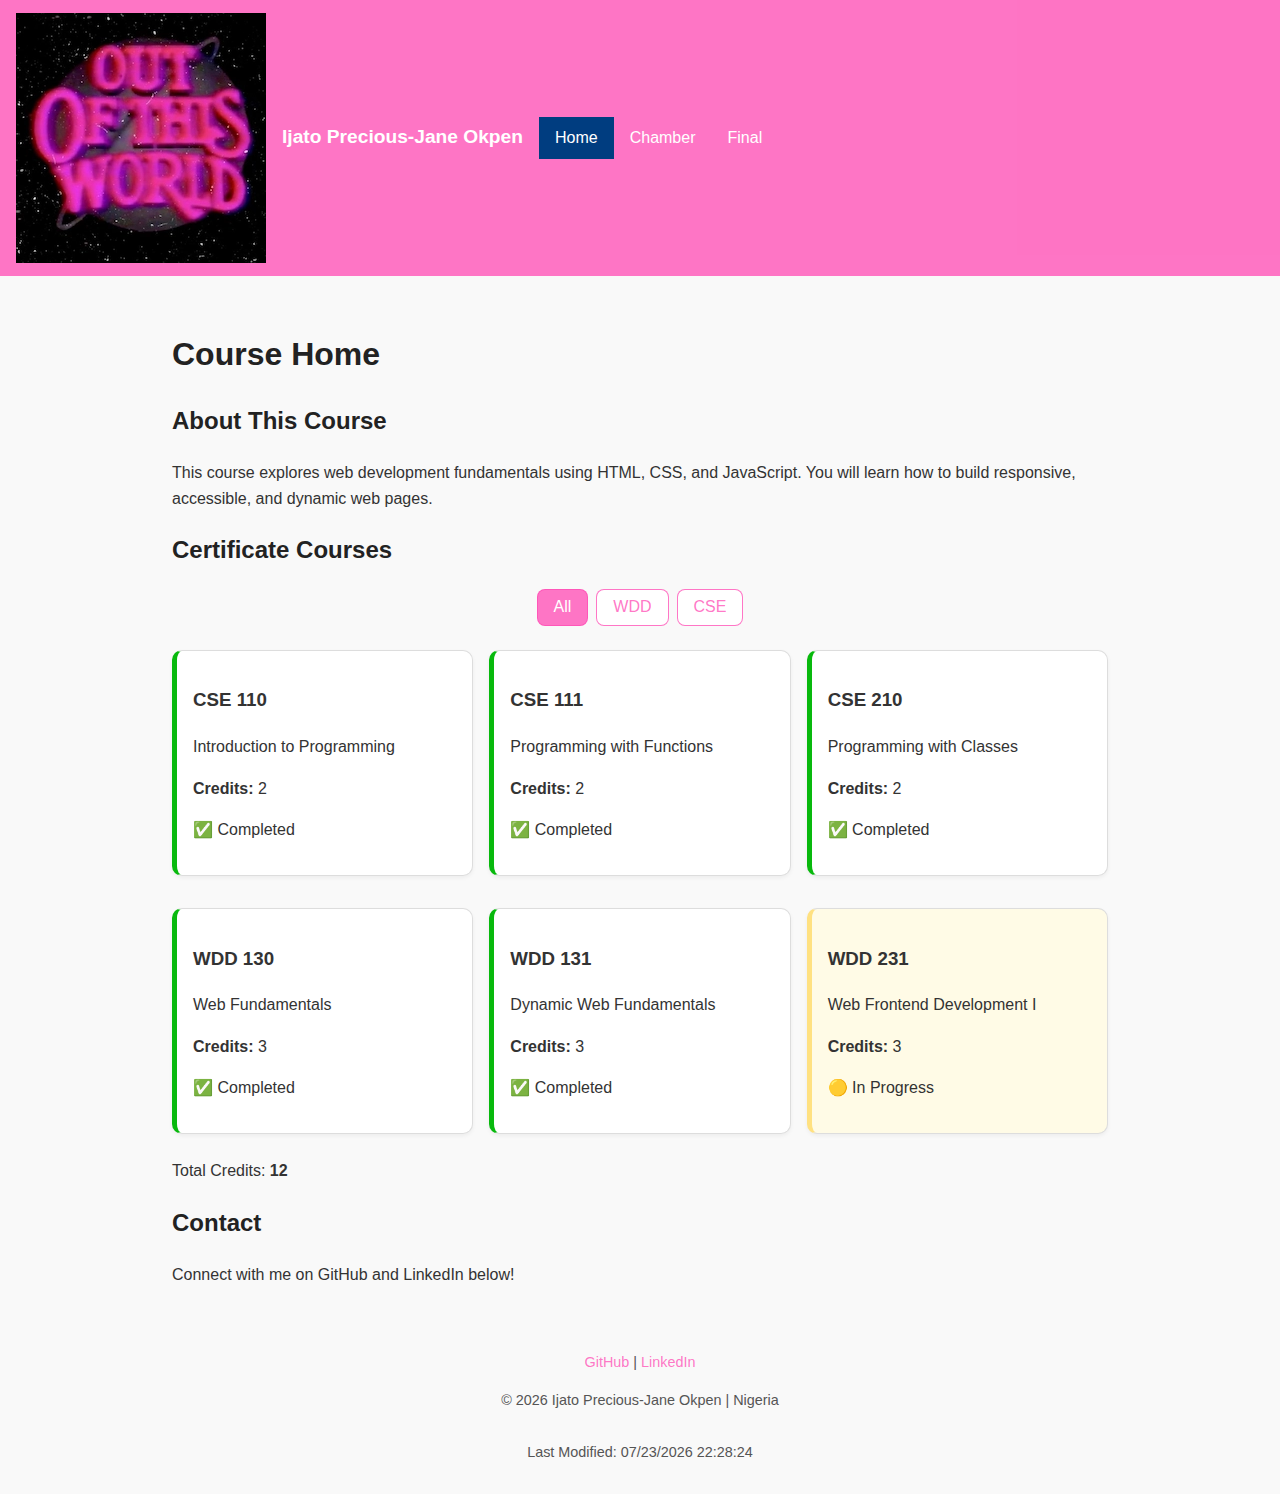
<file: index.html>
<!DOCTYPE html>
<html lang="en">
<head>
  <meta charset="UTF-8">
  <meta name="viewport" content="width=device-width, initial-scale=1.0">
  <meta name="description" content="WDD231 Course Home Page for Precious-Jane Okpen">
  <meta name="author" content="Ijato Precious-Jane Okpen">
  <title>WDD231 | Course Home Page</title>

  <!-- CSS -->
  <link rel="stylesheet" href="styles/normalize.css">
  <link rel="stylesheet" href="styles/small.css">
  <link rel="stylesheet" href="styles/large.css">

  <!-- JS -->
  <script src="scripts/navigation.js" defer></script>
  <script src="scripts/date.js" defer></script>
  <script src="scripts/course.js" defer></script>
</head>

<body>
  <header>
    <img src="images/logo.webp" alt="Site Logo" class="logo">
    <span class="site-name">Ijato Precious-Jane Okpen</span>
    <button id="menu" aria-label="Menu" aria-expanded="false">&#9776;</button>

    <nav id="navMenu" aria-label="Main Navigation">
      <a href="index.html" class="active">Home</a>
      <a href="#">Chamber</a>
      <a href="#">Final</a>
    </nav>
  </header>

  <main>
    <h1>Course Home</h1>

    <section>
      <h2>About This Course</h2>
      <p>
        This course explores web development fundamentals using HTML, CSS, and JavaScript.
        You will learn how to build responsive, accessible, and dynamic web pages.
      </p>
    </section>

    <section id="certificate">
      <h2>Certificate Courses</h2>

      <div id="courseButtons" class="button-group">
        <button id="allBtn" class="filter-btn active">All</button>
        <button id="wddBtn" class="filter-btn">WDD</button>
        <button id="cseBtn" class="filter-btn">CSE</button>
      </div>

      <div id="coursesContainer" aria-live="polite"></div>

      <p>Total Credits: <strong><span id="totalCredits">0</span></strong></p>
    </section>

    <section>
      <h2>Contact</h2>
      <p>Connect with me on GitHub and LinkedIn below!</p>
    </section>
  </main>

  <footer>
    <div class="social">
      <a href="https://github.com/ijato-ila" target="_blank" rel="noopener">GitHub</a> |
      <a href="https://www.linkedin.com/in/ijato-okpen-59321036b/" target="_blank" rel="noopener">LinkedIn</a>
    </div>
    <p>&copy; <span id="currentyear"></span> Ijato Precious-Jane Okpen | Nigeria</p>
    <p id="lastModified"></p>
  </footer>
</body>
</html>
</file>
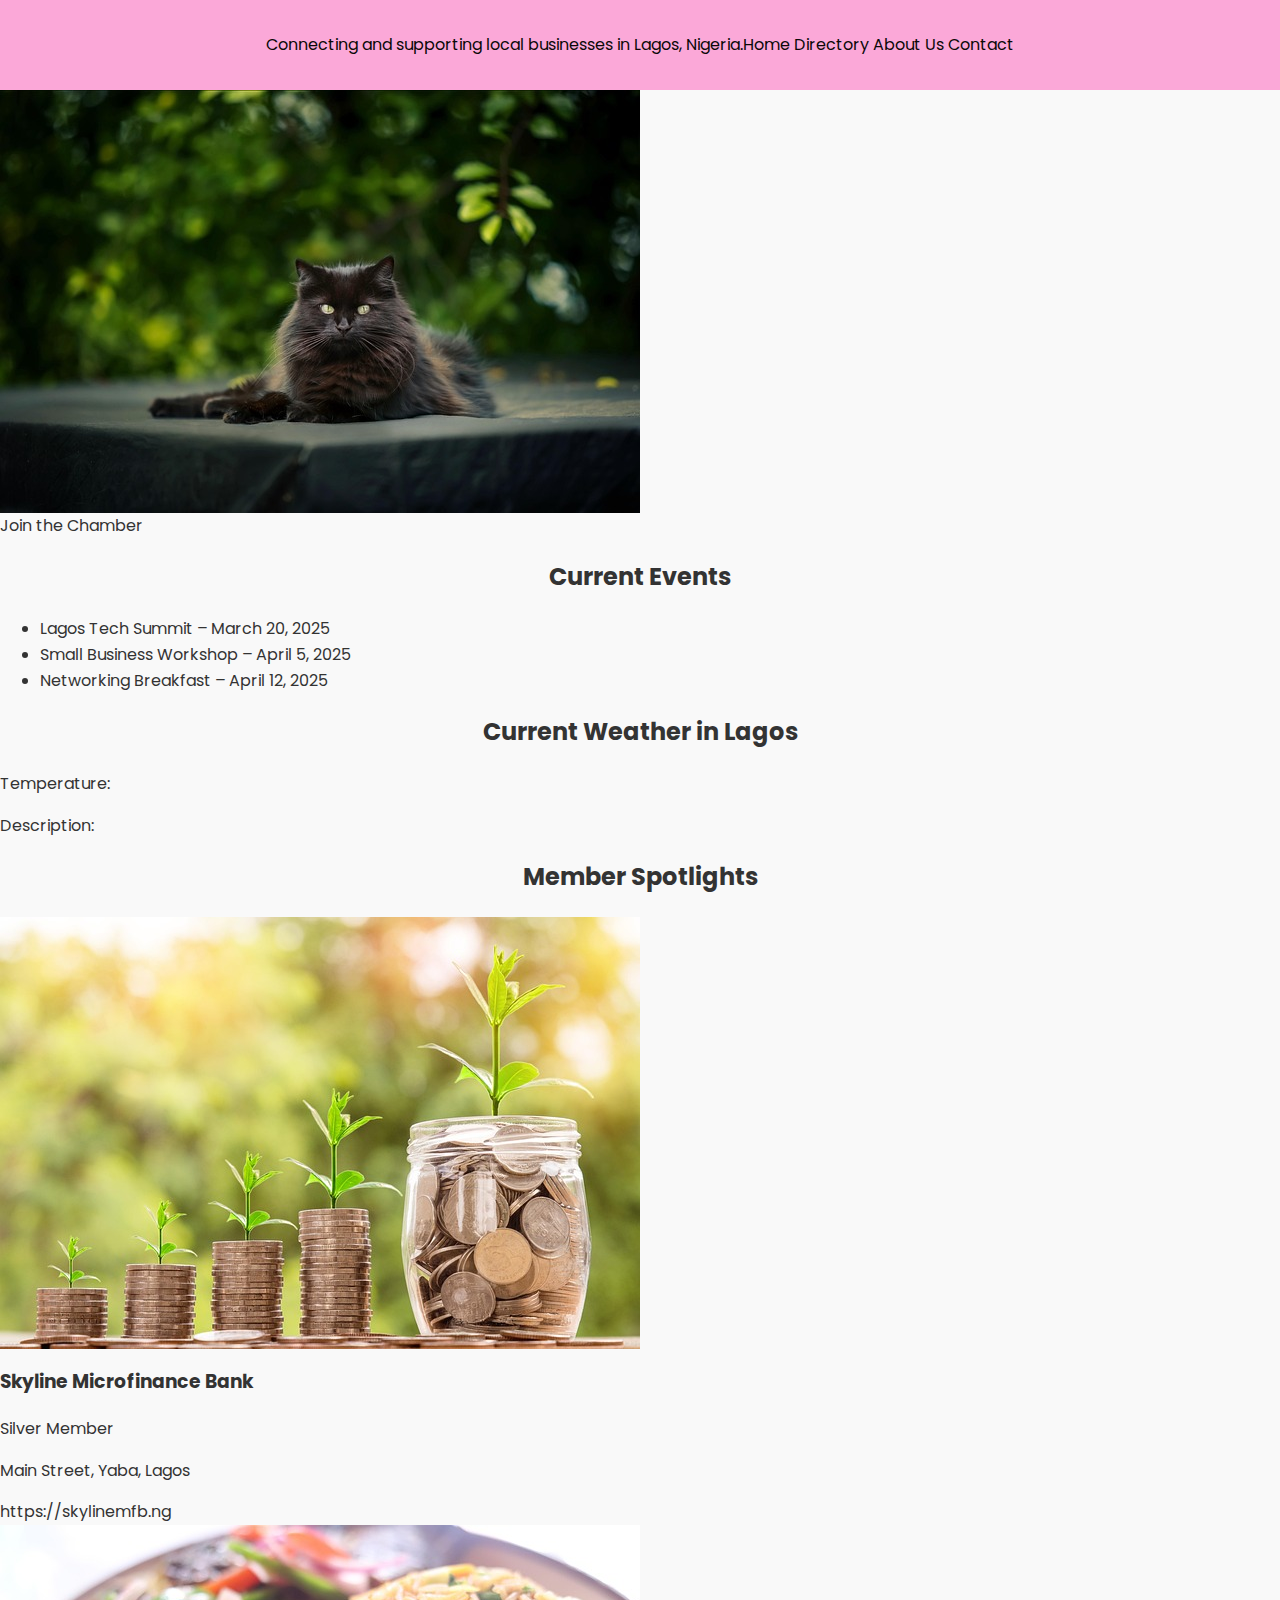
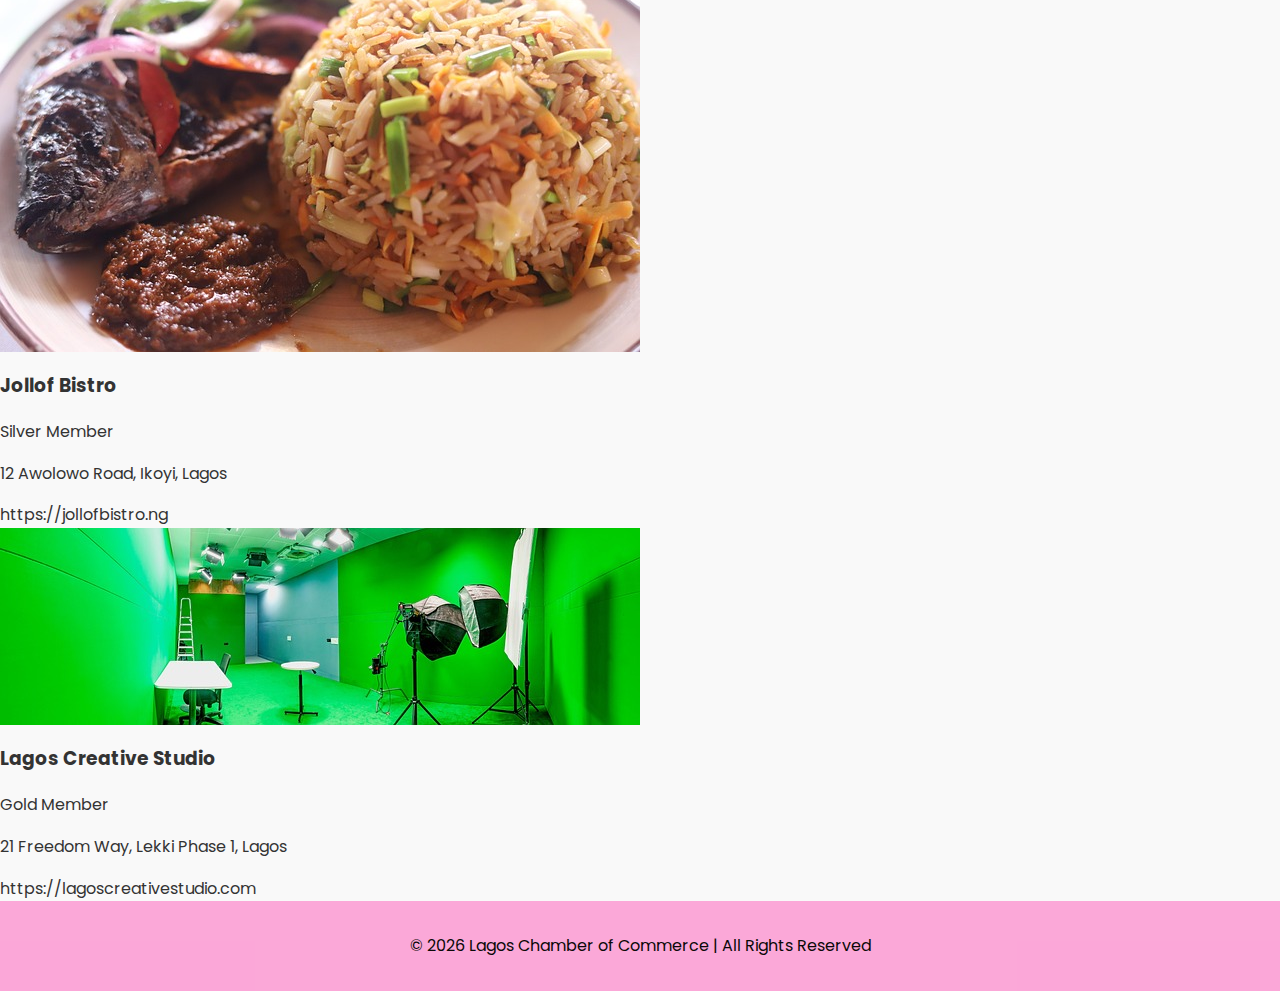
<file: chamber/index.html>
<!DOCTYPE html>
<html lang="en">

<head>
    <meta charset="UTF-8">
    <meta name="viewport" content="width=device-width, initial-scale=1.0">
    <meta name="author" content="Ijato Precious-Jane Okpen">
    <title>Lagos Chamber of Commerce | Home</title>
    <meta name="description"
        content="Welcome to the Lagos Chamber of Commerce. Connect, grow, and discover local opportunities.">
    <link rel="icon" href="images/favicon.png">

    <!-- Google Fonts -->
    <link rel="preconnect" href="https://fonts.googleapis.com">
    <link rel="preconnect" href="https://fonts.gstatic.com" crossorigin>
    <link href="https://fonts.googleapis.com/css2?family=Poppins:wght@400;700&display=swap" rel="stylesheet">

    <!-- CSS -->
    <link rel="stylesheet" href="styles/normalize.css">
    <link rel="stylesheet" href="styles/style.css">

    <!-- Open Graph -->
    <meta property="og:title" content="Lagos Chamber Directory – Connecting Local Businesses | WDD 231">
    <meta property="og:description"
        content="Explore and connect with Lagos businesses through our comprehensive Chamber of Commerce directory.">
    <meta property="og:image" content="https://ijato-ila.github.io/wdd231/chamber/images/favicon.png">
    <meta property="og:url" content="https://ijato-ila.github.io/wdd231/chamber/index.html">
</head>

<body>

    <!-- Header -->
    <header>
        <p>Connecting and supporting local businesses in Lagos, Nigeria.</p>
        <nav>
            <a href="index.html" class="active">Home</a>
            <a href="directory.html">Directory</a>
            <a href="about.html">About Us</a>
            <a href="contact.html">Contact</a>
        </nav>
    </header>

    <!-- HERO SECTION -->
    <section class="hero">
        <img src="images/hero.jpg" alt="Lagos city skyline" class="hero-img">
        <a href="join.html" class="cta">Join the Chamber</a>
    </section>

    <!-- CURRENT EVENTS -->
    <section class="events">
        <h2>Current Events</h2>
        <ul>
            <li>Lagos Tech Summit – March 20, 2025</li>
            <li>Small Business Workshop – April 5, 2025</li>
            <li>Networking Breakfast – April 12, 2025</li>
        </ul>
    </section>

    <!-- WEATHER SECTION -->
    <section class="weather">
        <h2>Current Weather in Lagos</h2>
        <p>Temperature: <span id="current-temp"></span></p>
        <p>Description: <span id="weather-desc"></span></p>
    </section>

    <!-- SPOTLIGHT SECTION -->
    <section class="spotlights">
        <h2>Member Spotlights</h2>
        <div id="spotlight-container">
            <!-- Spotlight cards loaded dynamically from members.json -->
        </div>
    </section>

    <!-- Footer -->
    <footer>
        <p>&copy; <span id="year"></span> Lagos Chamber of Commerce | All Rights Reserved</p>
    </footer>

    <!-- JavaScript -->
    <script src="scripts/home.js" defer></script>
</body>

</html>
</file>
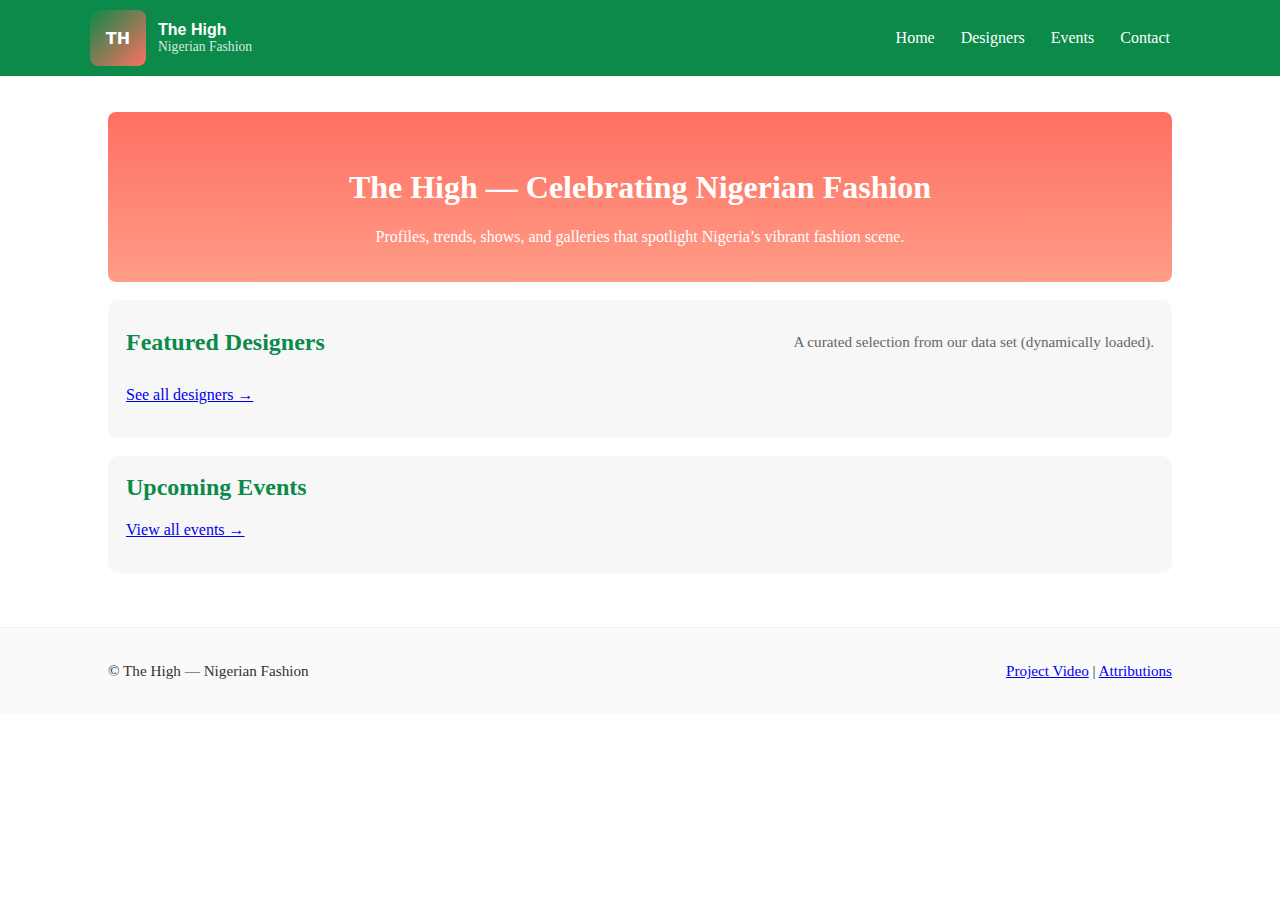
<file: finalproject/index.html>
<!doctype html>
<html lang="en">
<head>
  <meta charset="utf-8" />
  <meta name="viewport" content="width=device-width,initial-scale=1" />
  <title>The High - Home</title>
  <meta name="description" content="The High - A hub showcasing Talented Nigerian fashion designers, Our trends and biggest events." />
  <meta name="author" content="Ijato Precious-jane Okpen" />
  <meta property="og:title" content="The High | Nigerian Fashion"/>
  <meta property="og:description" content="Showcasing extremely talented Nigerian designers, Fashion events and trends."/>
  <meta property="og:url" content="https://ijato-ila.github.io/wdd231/finalproject/index.html"/>
  <meta property="og:image" content="images/placeholder.jpg"/>

  <!-- Google Fonts -->
  <link rel="preconnect" href="https://fonts.googleapis.com">
  <link rel="preconnect" href="https://fonts.gstatic.com" crossorigin>
  <link href="https://fonts.googleapis.com/css2?family=Poppins:wght@400;700&display=swap" rel="stylesheet">

  <link rel="icon" href="images/favicon.ico" />
  <link rel="stylesheet" href="styles/site.css" />
  <link rel="stylesheet" href="styles/components.css" />

</head>
<body>
  <header class="site-header" role="banner">
    <div class="container header-inner">
      <div class="brand">
        <div class="logo" aria-hidden="true">TH</div>
        <div>
          <a class="brand-title" href="index.html">The High</a>
          <div class="brand-sub">Nigerian Fashion</div>
        </div>
      </div>

      <nav class="main-nav" role="navigation" aria-label="Main navigation">
        <button class="hamburger" aria-label="Open menu" aria-expanded="false">☰</button>
        <ul class="nav-links">
          <li><a href="index.html">Home</a></li>
          <li><a href="designers.html">Designers</a></li>
          <li><a href="events.html">Events</a></li>
          <li><a href="contact.html">Contact</a></li>
          <li><a href="form-result.html" class="visually-hidden">Form results</a></li>
        </ul>
      </nav>
    </div>
  </header>

  <main id="main" class="container">
    <section class="hero" aria-labelledby="hero-title">
      <h1 id="hero-title">The High — Celebrating Nigerian Fashion</h1>
      <p class="lead">Profiles, trends, shows, and galleries that spotlight Nigeria’s vibrant fashion scene.</p>
    </section>

    <section aria-labelledby="featured" class="section">
      <div class="section-header">
        <h2 id="featured">Featured Designers</h2>
        <p class="note">A curated selection from our data set (dynamically loaded).</p>
      </div>

      <div id="featured-grid" class="designer-grid" aria-live="polite">
        <!-- JS injects featured designer cards here -->
      </div>
      <p class="see-more"><a href="designers.html">See all designers →</a></p>
    </section>

    <section aria-labelledby="upcoming" class="section">
      <div class="section-header">
        <h2 id="upcoming">Upcoming Events</h2>
      </div>
      <div id="events-list" class="events-list" aria-live="polite">
        <!-- JS injects events -->
      </div>
      <p class="see-more"><a href="events.html">View all events →</a></p>
    </section>
  </main>

  <footer class="site-footer" role="contentinfo">
    <div class="container footer-inner">
      <div>&copy; <span id="year"></span> The High — Nigerian Fashion</div>
      <div>
        <a href="https://youtu.be/g3H-vmA411w" target="_blank" rel="noopener">Project Video</a> |
        <a href="attributions.html">Attributions</a>
      </div>
    </div>
  </footer>

  <!-- Accessible modal root -->
  <div id="modal" class="modal" role="dialog" aria-hidden="true" aria-labelledby="modal-title" aria-describedby="modal-desc"></div>

  <script type="module" src="scripts/main.js"></script>
</body>
</html>
</file>
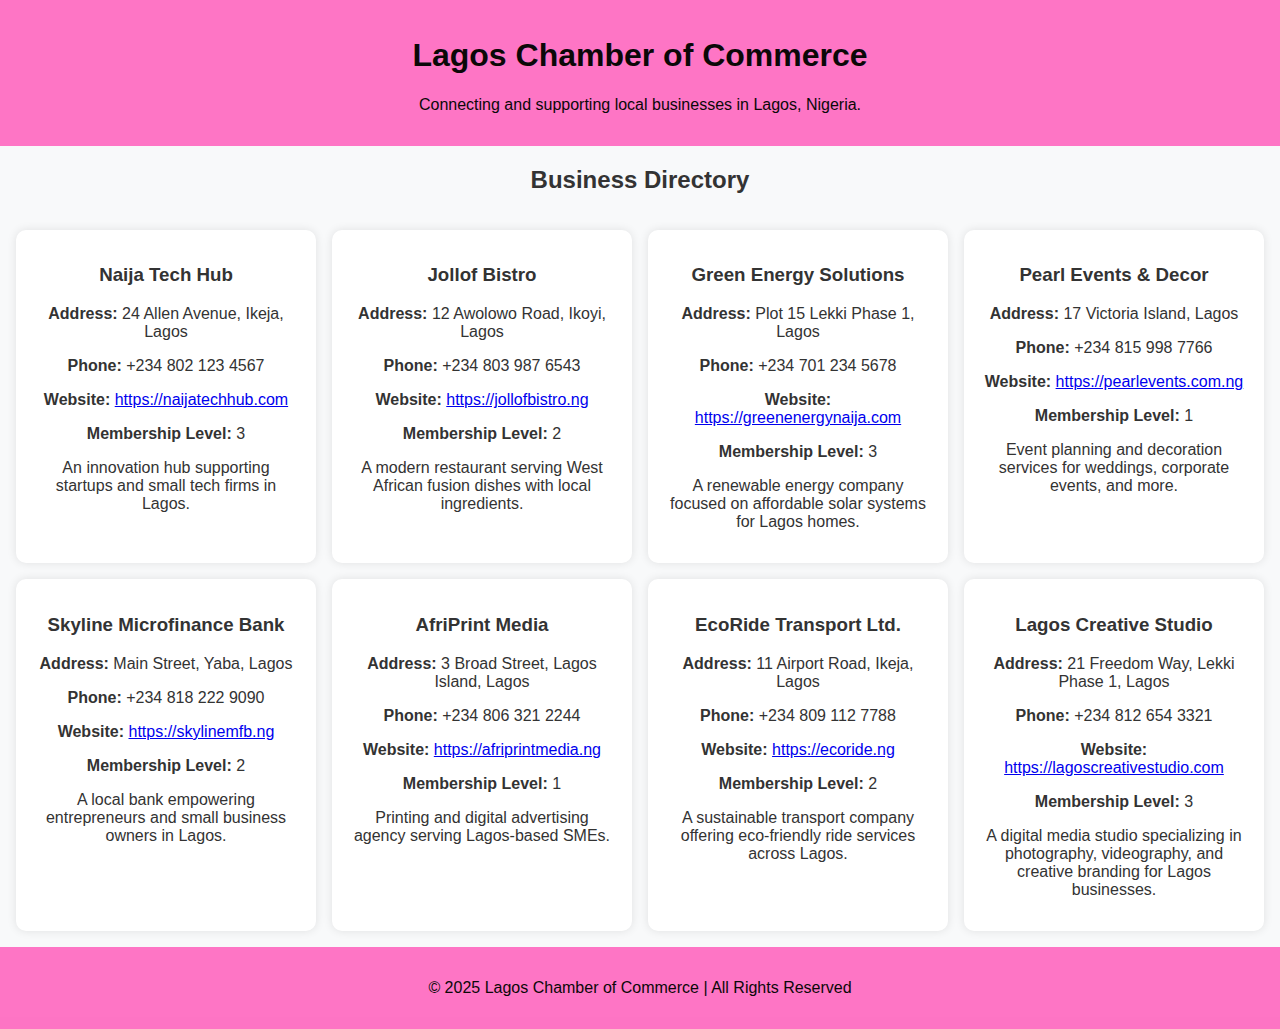
<file: chamberdirectory.html>
<!DOCTYPE html>
<html lang="en">
<head>
  <meta charset="UTF-8">
  <meta name="viewport" content="width=device-width, initial-scale=1.0">
  <title>Lagos Chamber of Commerce</title>
  <meta name="description" content="Connecting and supporting businesses in Lagos, Nigeria.">
  <link rel="stylesheet" href="chamber/style.css">
</head>
<body>

  <header>
    <h1>Lagos Chamber of Commerce</h1>
    <p>Connecting and supporting local businesses in Lagos, Nigeria.</p>
  </header>

  <main>
    <h2>Business Directory</h2>
    <div id="directory" class="directory"></div>
  </main>

  <footer>
    <p>&copy; 2025 Lagos Chamber of Commerce | All Rights Reserved</p>
  </footer>

  <script src="chamber/script.js"></script>
</body>
</html>
</file>
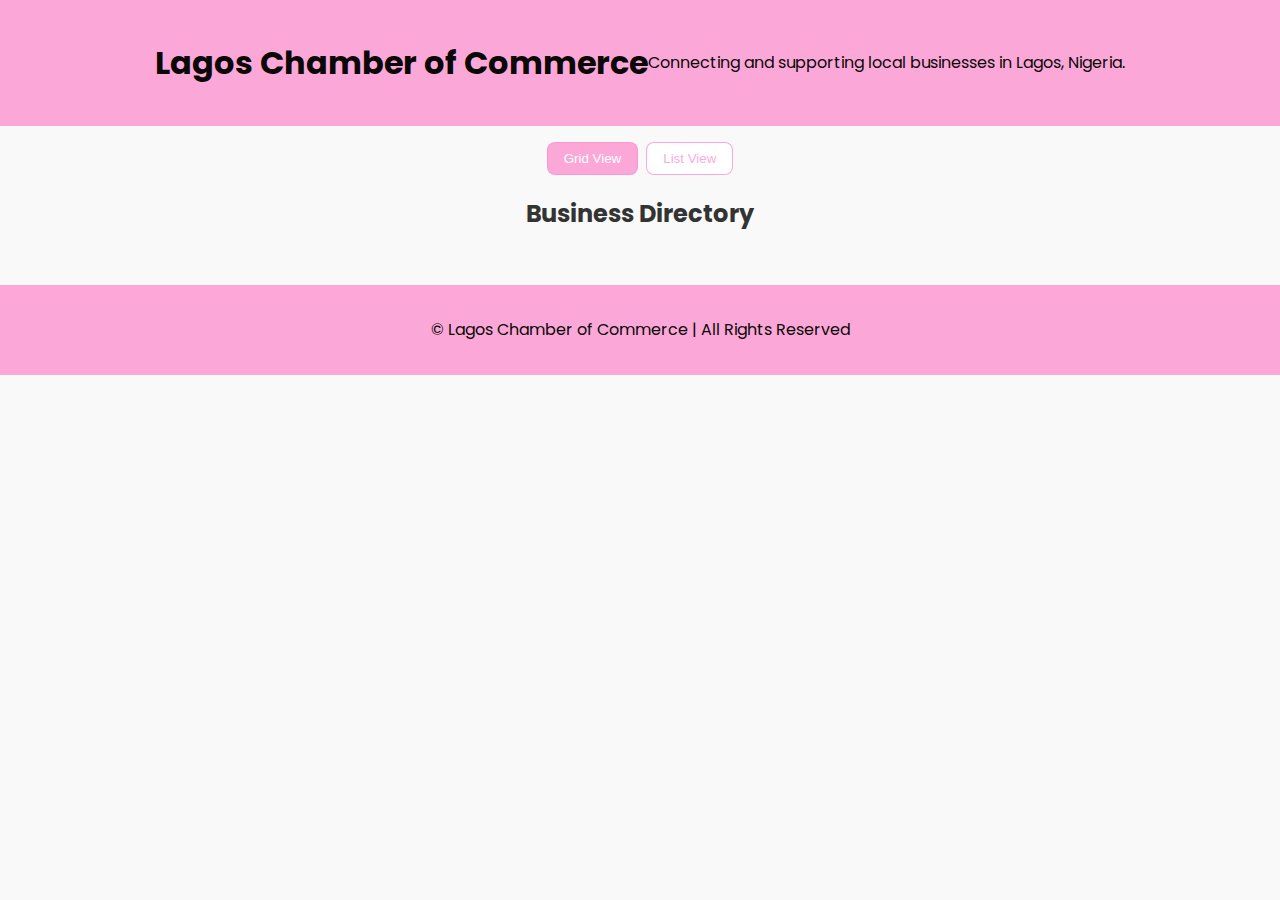
<file: chamber/directory.html>
<!DOCTYPE html>
<html lang="en">
<head>
  <meta charset="UTF-8">
  <meta name="viewport" content="width=device-width, initial-scale=1.0">
  <meta name="author" content="Ijato Precious-Jane Okpen">
  <title>Lagos Chamber Directory | WDD 231</title>
  <meta name="description" content="Connecting and supporting businesses in Lagos, Nigeria.">
  
  <!-- Favicon -->
  <link rel="icon" href="images/favicon.png">

  <!-- Google Fonts -->
  <link rel="preconnect" href="https://fonts.googleapis.com">
  <link rel="preconnect" href="https://fonts.gstatic.com" crossorigin>
  <link href="https://fonts.googleapis.com/css2?family=Poppins:wght@400;600&display=swap" rel="stylesheet">

  <!-- CSS -->
  <link rel="stylesheet" href="styles/style.css">
</head>
<body>

  <!-- Header -->
  <header>
    <h1>Lagos Chamber of Commerce</h1>
    <p>Connecting and supporting local businesses in Lagos, Nigeria.</p>
  </header>

  <!-- View toggle buttons -->
  <div class="button-group">
    <button id="grid-btn" class="filter-btn active">Grid View</button>
    <button id="list-btn" class="filter-btn">List View</button>
  </div>

  <!-- Main content -->
  <main>
    <h2>Business Directory</h2>
    <div id="directory" class="directory grid-view"></div>
  </main>

  <!-- Footer -->
  <footer>
    <p>&copy; <span id="year"></span> Lagos Chamber of Commerce | All Rights Reserved</p>
  </footer>

  <!-- JavaScript -->
  <script src="scripts/script.js"></script>
</body>
</html>
</file>
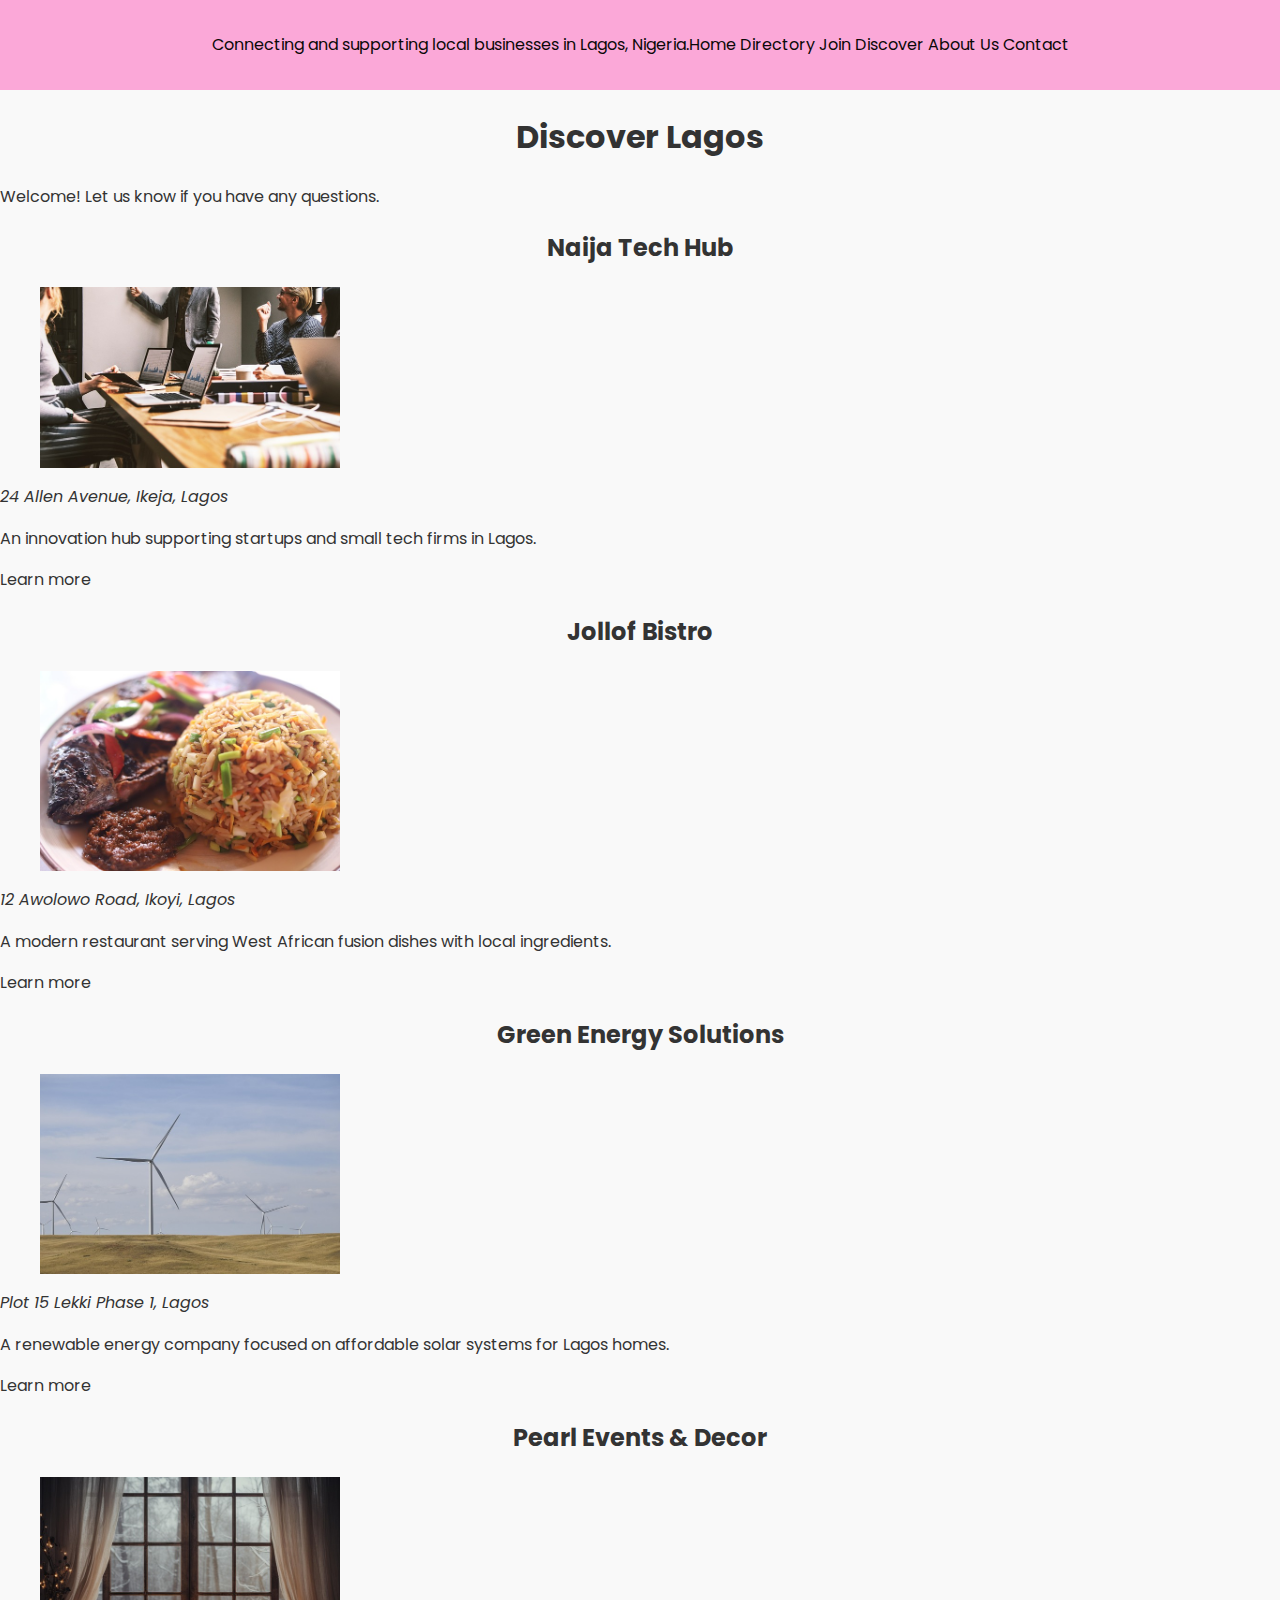
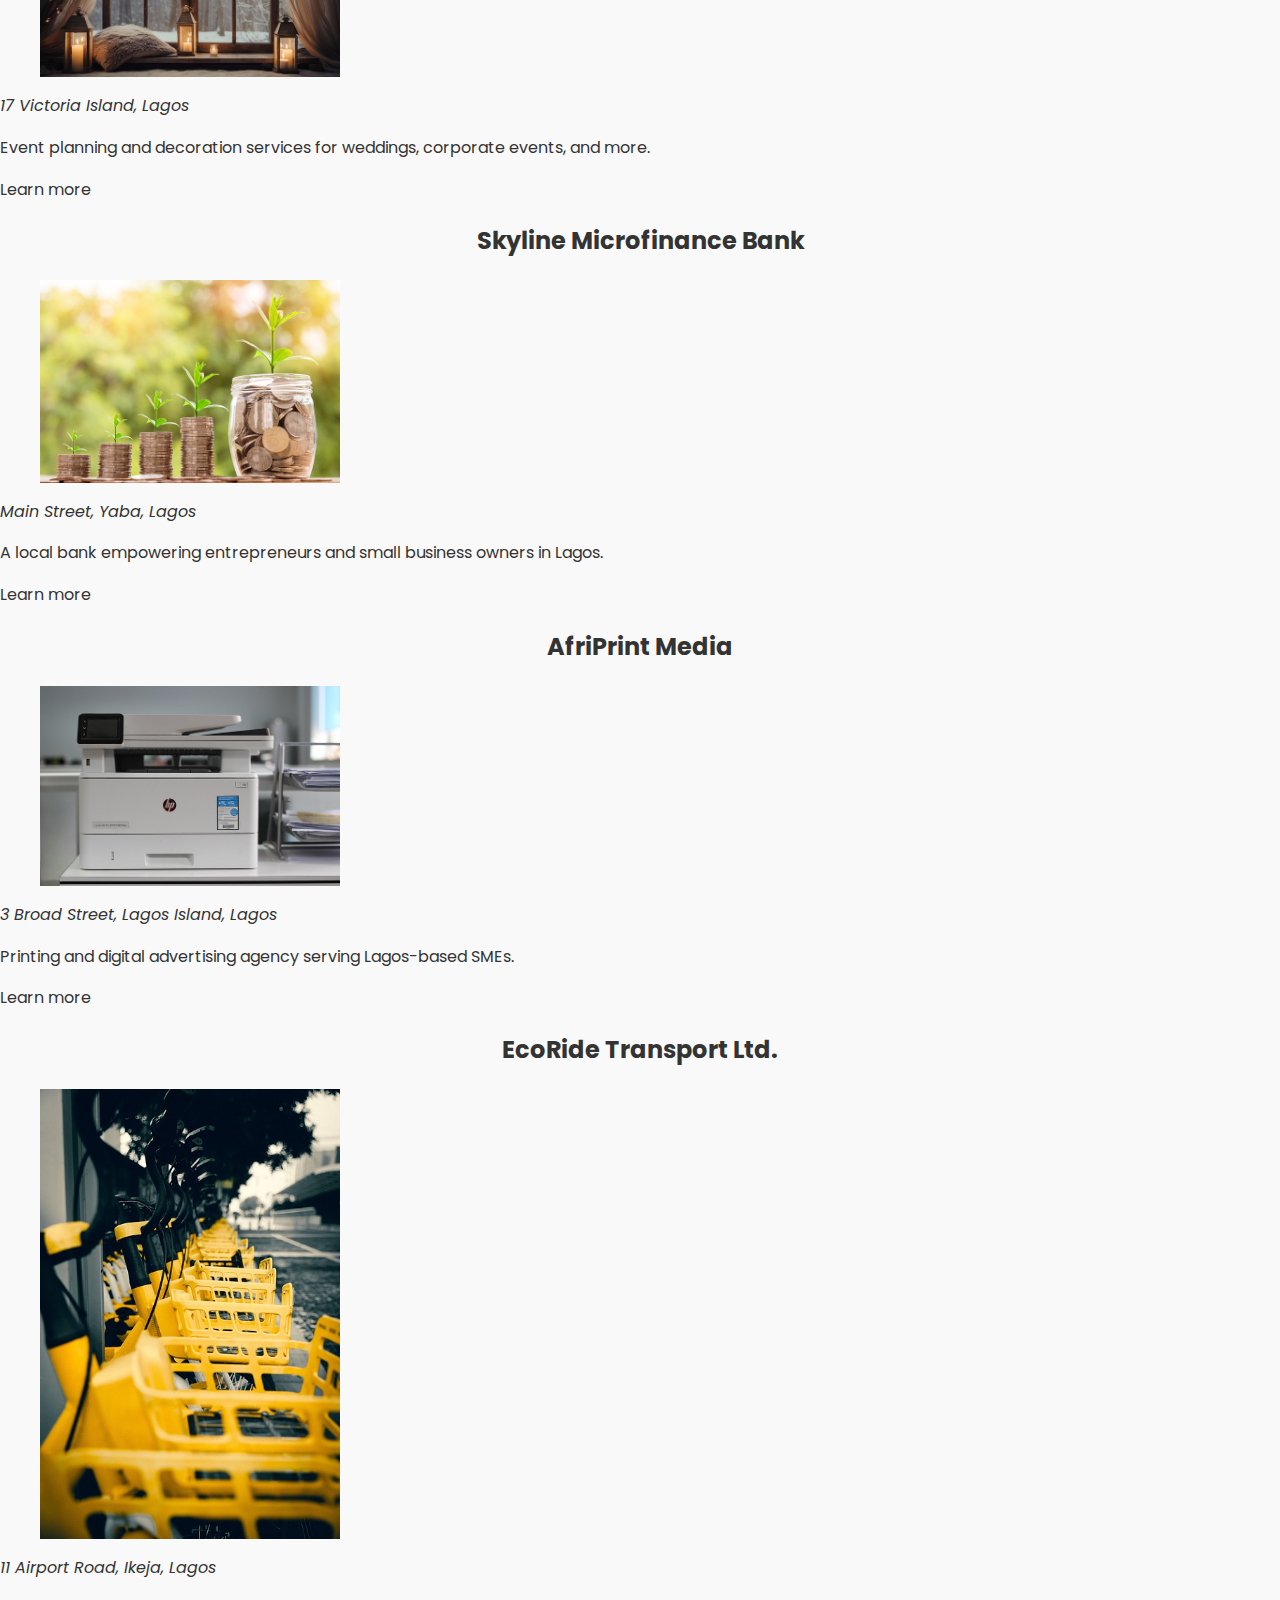
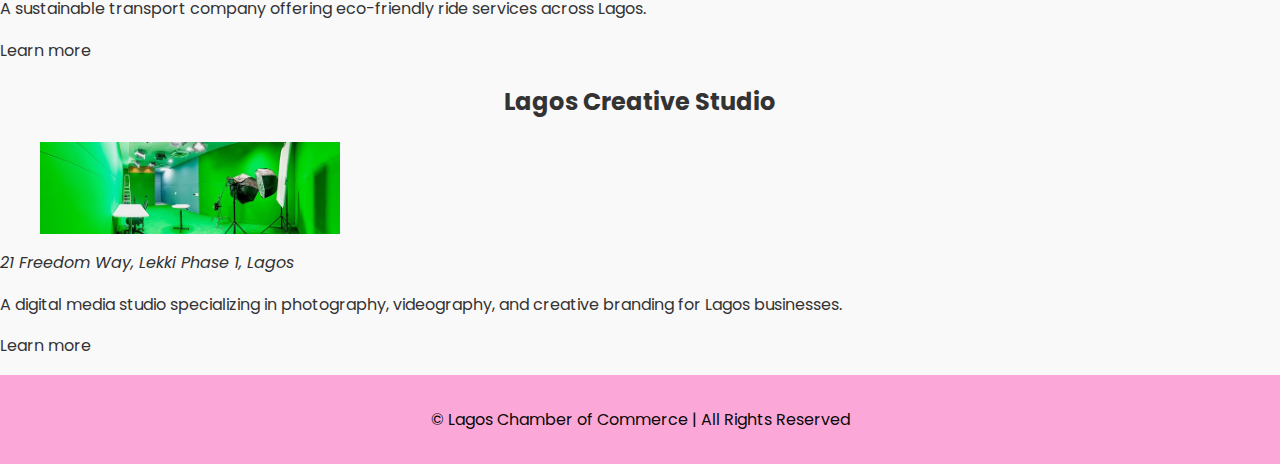
<file: chamber/discover.html>
<!DOCTYPE html>
<html lang="en">

<head>
  <meta charset="UTF-8">
  <meta name="viewport" content="width=device-width, initial-scale=1.0">
  <meta name="author" content="Ijato Precious-Jane Okpen">
  <title>Discover | Lagos Chamber of Commerce</title>
  <meta name="description" content="Discover Lagos; places, culture and attractions that make our city a great place to do business and visit.">
  <link rel="icon" href="images/favicon.png">

  <!-- Google Fonts -->
  <link rel="preconnect" href="https://fonts.googleapis.com">
  <link rel="preconnect" href="https://fonts.gstatic.com" crossorigin>
  <link href="https://fonts.googleapis.com/css2?family=Poppins:wght@400;700&display=swap" rel="stylesheet">

  <!-- CSS -->
  <link rel="stylesheet" href="styles/normalize.css">
  <link rel="stylesheet" href="styles/style.css">

  <meta property="og:title" content="Discover Lagos – Local Businesses & Opportunities | WDD 231">
  <meta property="og:description"
    content="Discover the best of Lagos: local businesses, attractions, and opportunities with our Chamber of Commerce guide.">
  <meta property="og:image" content="https://ijato-ila.github.io/wdd231/chamber/images/favicon.png">
  <meta property="og:url" content="https://ijato-ila.github.io/wdd231/chamber/directory.html">
</head>

<body>
  <!-- Header -->
  <header>
    <p>Connecting and supporting local businesses in Lagos, Nigeria.</p>

    <!-- Navigation -->
    <nav>
      <a href="index.html">Home</a>
      <a href="directory.html">Directory</a>
      <a href="join.html">Join</a>
      <a href="discover.html" class="active">Discover</a>
      <a href="about.html">About Us</a>
      <a href="contact.html">Contact</a>
    </nav>
  </header>

<!-- Main Content -->
  <main class="discover-page">
    <h1>Discover Lagos</h1>

    <!-- Visitor message area -->
    <div id="visitMessage" class="visit-message" aria-live="polite"></div>

    <!-- Grid container for the 8 cards -->
    <section id="discoverGrid" class="discover-grid" aria-label="Places of interest"></section>
  </main>

  <!-- Footer -->
  <footer>
    <p>&copy; <span id="year"></span> Lagos Chamber of Commerce | All Rights Reserved</p>
  </footer>

  <!-- JavaScript -->
  <script type="module" src="scripts/discover.js"></script>
</body>

</html>
</file>
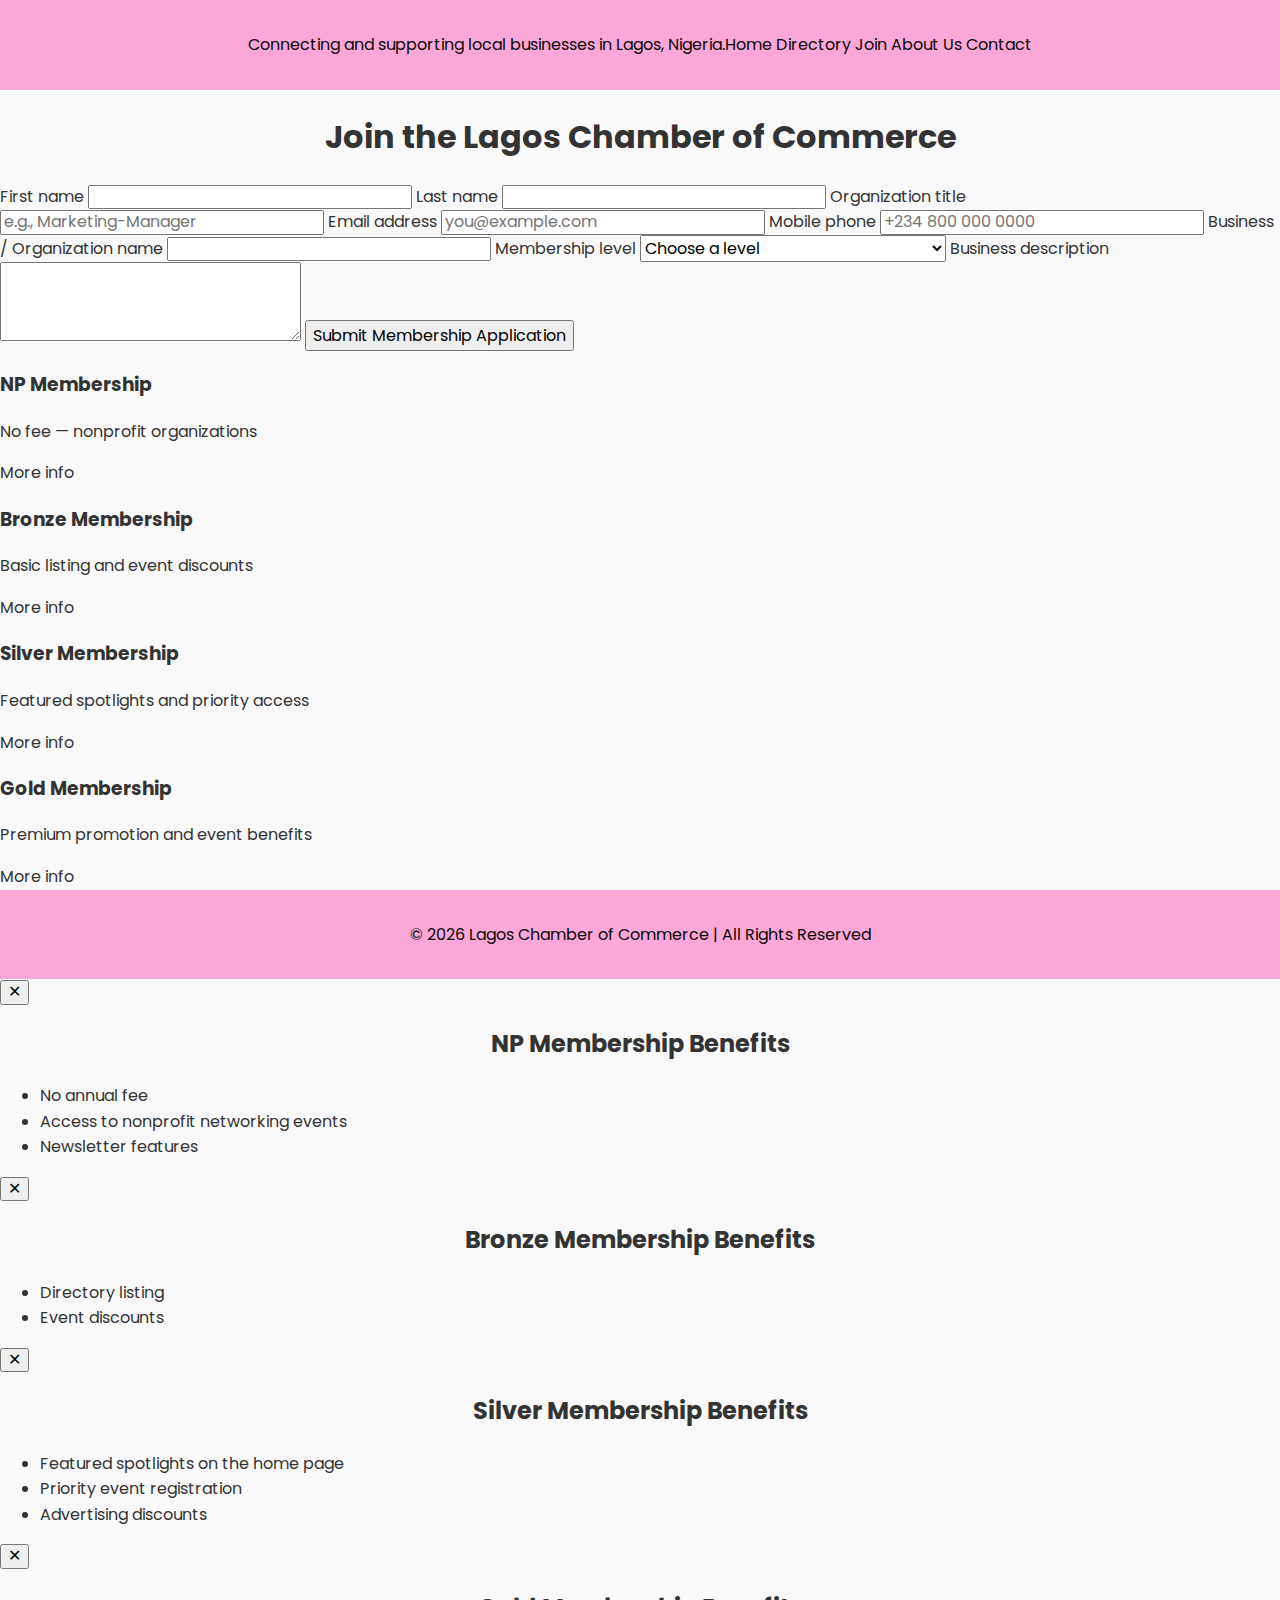
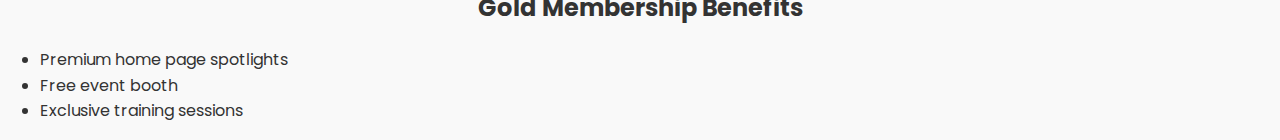
<file: chamber/join.html>
<!DOCTYPE html>
<html lang="en">

<head>
    <meta charset="UTF-8">
    <meta name="viewport" content="width=device-width, initial-scale=1.0">
    <meta name="author" content="Ijato Precious-Jane Okpen">
    <title>Join | Lagos Chamber of Commerce</title>
    <meta name="description"
        content="Apply to join the Lagos Chamber of Commerce. Complete the membership form to submit your application.">
    <link rel="icon" href="images/favicon.png">

    <!-- Google Fonts -->
    <link rel="preconnect" href="https://fonts.googleapis.com">
    <link rel="preconnect" href="https://fonts.gstatic.com" crossorigin>
    <link href="https://fonts.googleapis.com/css2?family=Poppins:wght@400;700&display=swap" rel="stylesheet">

    <!-- CSS -->
    <link rel="stylesheet" href="styles/normalize.css">
    <link rel="stylesheet" href="styles/style.css">

    <meta property="og:title" content="Join the Lagos Chamber of Commerce – Apply for Membership Today">
    <meta property="og:description"
        content="Apply to join the Lagos Chamber of Commerce today and connect your business with opportunities, events, and local networking.">
    <meta property="og:image" content="https://ijato-ila.github.io/wdd231/chamber/images/chamber-og-image.jpg">
    <meta property="og:url" content="https://ijato-ila.github.io/wdd231/chamber/join.html">
</head>

<body>

    <header>
        <p>Connecting and supporting local businesses in Lagos, Nigeria.</p>
        <nav>
            <a href="index.html">Home</a>
            <a href="directory.html">Directory</a>
            <a href="join.html" class="active">Join</a>
            <a href="about.html">About Us</a>
            <a href="contact.html">Contact</a>
        </nav>
    </header>

    <main>
        <h1 class="sr-only">Join the Lagos Chamber of Commerce</h1>

        <section class="join-layout">
            <!-- FORM COLUMN -->
            <form id="joinForm" class="join-form" method="get" action="thankyou.html" novalidate>
                <!-- First name -->
                <label>
                    First name
                    <input type="text" name="firstName" id="firstName" title="Applicant first name"
                        autocomplete="given-name" required />
                </label>

                <!-- Last name -->
                <label>
                    Last name
                    <input type="text" name="lastName" id="lastName" title="Applicant last name"
                        autocomplete="family-name" required />
                </label>

                <!-- Organization title -->
                <label>
                    Organization title
                    <input type="text" name="orgTitle" id="orgTitle"
                        title="Applicant organizational title (min 7 letters; letters, hyphens, spaces only)"
                        autocomplete="organization-title" pattern="^[A-Za-z\s-]{7,}$"
                        placeholder="e.g., Marketing-Manager" />
                </label>

                <!-- Email -->
                <label>
                    Email address
                    <input type="email" name="email" id="email" title="Email address" autocomplete="email"
                        placeholder="you@example.com" required />
                </label>

                <!-- Mobile phone -->
                <label>
                    Mobile phone
                    <input type="tel" name="phone" id="phone" title="Mobile phone number" autocomplete="tel" required
                        placeholder="+234 800 000 0000" />
                </label>

                <!-- Business / Organization name -->
                <label>
                    Business / Organization name
                    <input type="text" name="business" id="business" title="Business or organization name"
                        autocomplete="organization" required />
                </label>

                <!-- Membership level select -->
                <label>
                    Membership level
                    <select name="membership" id="membership" title="Select membership level" required>
                        <option value="">Choose a level</option>
                        <option value="np">NP Membership (non-profit, no fee)</option>
                        <option value="bronze">Bronze Membership</option>
                        <option value="silver">Silver Membership</option>
                        <option value="gold">Gold Membership</option>
                    </select>
                </label>

                <!-- Business description -->
                <label>
                    Business description
                    <textarea name="description" id="description" title="Describe your business" rows="4"></textarea>
                </label>

                <!-- Hidden timestamp -->
                <input type="hidden" name="timestamp" id="timestamp">

                <!-- Submit -->
                <label>
                    <input type="submit" value="Submit Membership Application" />
                </label>
            </form>

            <!-- CARDS COLUMN -->
            <aside class="membership-cards" aria-label="Membership levels">
                <div class="cards-grid">
                    <article class="card card-np" aria-labelledby="np-title">
                        <h3 id="np-title">NP Membership</h3>
                        <p>No fee — nonprofit organizations</p>
                        <a href="#modal-np" class="open-modal" data-target="modal-np">More info</a>
                    </article>

                    <article class="card card-bronze" aria-labelledby="bronze-title">
                        <h3 id="bronze-title">Bronze Membership</h3>
                        <p>Basic listing and event discounts</p>
                        <a href="#modal-bronze" class="open-modal" data-target="modal-bronze">More info</a>
                    </article>

                    <article class="card card-silver" aria-labelledby="silver-title">
                        <h3 id="silver-title">Silver Membership</h3>
                        <p>Featured spotlights and priority access</p>
                        <a href="#modal-silver" class="open-modal" data-target="modal-silver">More info</a>
                    </article>

                    <article class="card card-gold" aria-labelledby="gold-title">
                        <h3 id="gold-title">Gold Membership</h3>
                        <p>Premium promotion and event benefits</p>
                        <a href="#modal-gold" class="open-modal" data-target="modal-gold">More info</a>
                    </article>
                </div>
            </aside>
        </section>
    </main>

    <footer>
        <p>&copy; <span id="yearFooter"></span> Lagos Chamber of Commerce | All Rights Reserved</p>
    </footer>

    <!-- MODALS -->
    <div id="modal-np" class="modal" role="dialog" aria-hidden="true" aria-labelledby="modal-np-title">
        <div class="modal-content" role="document">
            <button class="modal-close" aria-label="Close NP membership modal">✕</button>
            <h2 id="modal-np-title">NP Membership Benefits</h2>
            <ul>
                <li>No annual fee</li>
                <li>Access to nonprofit networking events</li>
                <li>Newsletter features</li>
            </ul>
        </div>
    </div>

    <div id="modal-bronze" class="modal" role="dialog" aria-hidden="true" aria-labelledby="modal-bronze-title">
        <div class="modal-content" role="document">
            <button class="modal-close" aria-label="Close Bronze membership modal">✕</button>
            <h2 id="modal-bronze-title">Bronze Membership Benefits</h2>
            <ul>
                <li>Directory listing</li>
                <li>Event discounts</li>
            </ul>
        </div>
    </div>

    <div id="modal-silver" class="modal" role="dialog" aria-hidden="true" aria-labelledby="modal-silver-title">
        <div class="modal-content" role="document">
            <button class="modal-close" aria-label="Close Silver membership modal">✕</button>
            <h2 id="modal-silver-title">Silver Membership Benefits</h2>
            <ul>
                <li>Featured spotlights on the home page</li>
                <li>Priority event registration</li>
                <li>Advertising discounts</li>
            </ul>
        </div>
    </div>

    <div id="modal-gold" class="modal" role="dialog" aria-hidden="true" aria-labelledby="modal-gold-title">
        <div class="modal-content" role="document">
            <button class="modal-close" aria-label="Close Gold membership modal">✕</button>
            <h2 id="modal-gold-title">Gold Membership Benefits</h2>
            <ul>
                <li>Premium home page spotlights</li>
                <li>Free event booth</li>
                <li>Exclusive training sessions</li>
            </ul>
        </div>
    </div>

    <script src="scripts/join.js" defer></script>
</body>

</html>
</file>
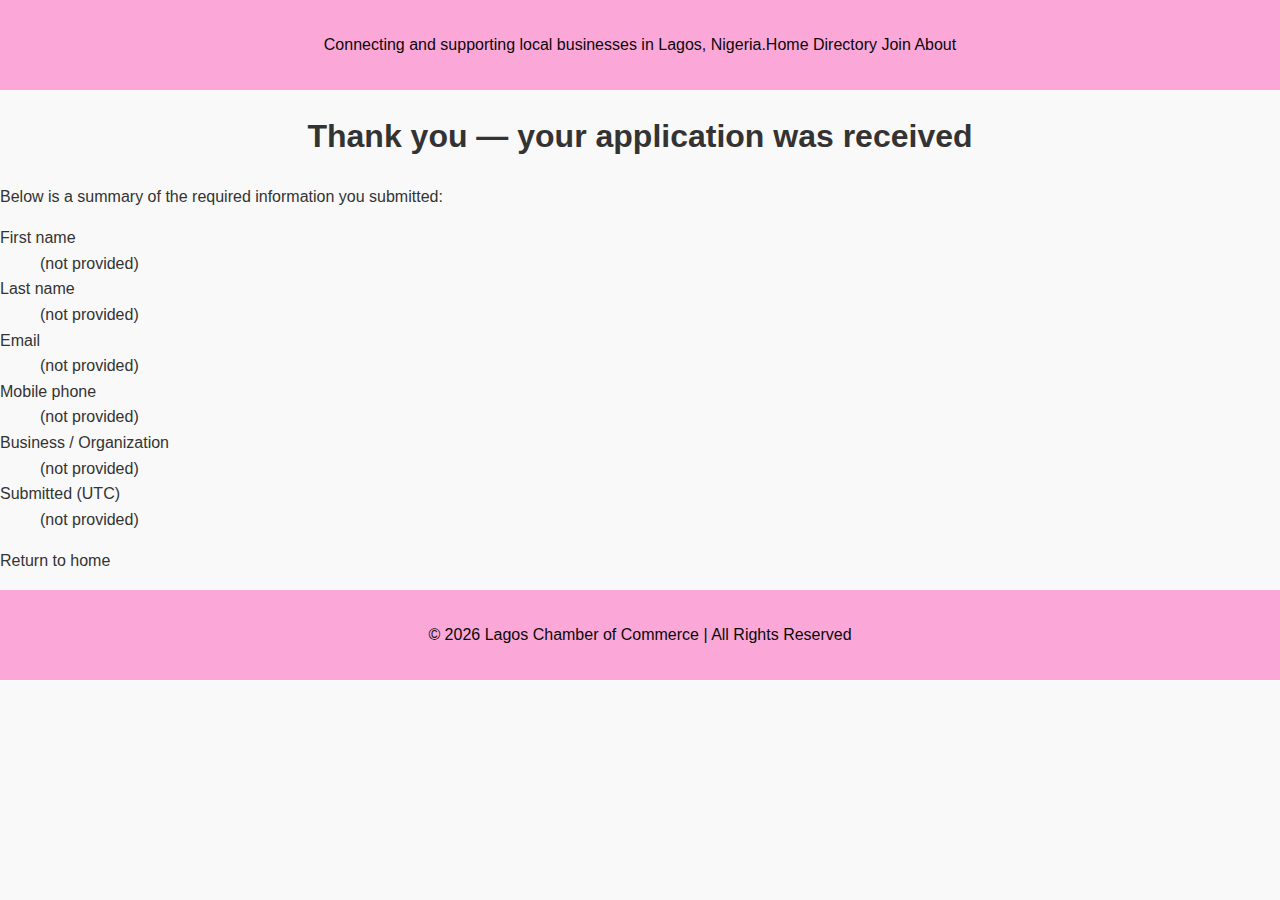
<file: chamber/thankyou.html>
<!DOCTYPE html>
<html lang="en">
<head>
  <meta charset="utf-8" />
  <meta name="viewport" content="width=device-width,initial-scale=1" />
  <meta name="author" content="Ijato Precious-Jane Okpen" />
  <title>Thank You | Lagos Chamber</title>
  <meta name="description" content="Thank you for applying to the Lagos Chamber. Summary of your submission." />
  <link rel="stylesheet" href="styles/normalize.css" />
  <link rel="stylesheet" href="styles/style.css" />
</head>
<body>
  <header>
    <p>Connecting and supporting local businesses in Lagos, Nigeria.</p>
    <nav>
      <a href="index.html">Home</a>
      <a href="directory.html">Directory</a>
      <a href="join.html">Join</a>
      <a href="about.html">About</a>
    </nav>
  </header>

  <main>
    <h1>Thank you — your application was received</h1>

    <section class="thankyou-summary">
      <p>Below is a summary of the required information you submitted:</p>

      <dl id="result-list">
        <!-- JS will insert dt/dd pairs here -->
      </dl>

      <p><a href="index.html">Return to home</a></p>
    </section>
  </main>

  <footer>
    <p>&copy; <span id="yearSummary"></span> Lagos Chamber of Commerce | All Rights Reserved</p>
  </footer>

  <script>
    // parse GET parameters and display required fields
    (function() {
      const params = new URLSearchParams(window.location.search);
      const keys = [
        {key:'firstName', label:'First name'},
        {key:'lastName', label:'Last name'},
        {key:'email', label:'Email'},
        {key:'phone', label:'Mobile phone'},
        {key:'business', label:'Business / Organization'},
        {key:'timestamp', label:'Submitted (UTC)'}
      ];
      const dl = document.getElementById('result-list');
      keys.forEach(item => {
        const dt = document.createElement('dt');
        dt.textContent = item.label;
        const dd = document.createElement('dd');
        const value = params.get(item.key);
        dd.textContent = value ? decodeURIComponent(value) : '(not provided)';
        dl.appendChild(dt);
        dl.appendChild(dd);
      });
      const y = document.getElementById('yearSummary');
      if (y) y.textContent = new Date().getFullYear();
    })();
  </script>
</body>
</html>
</file>
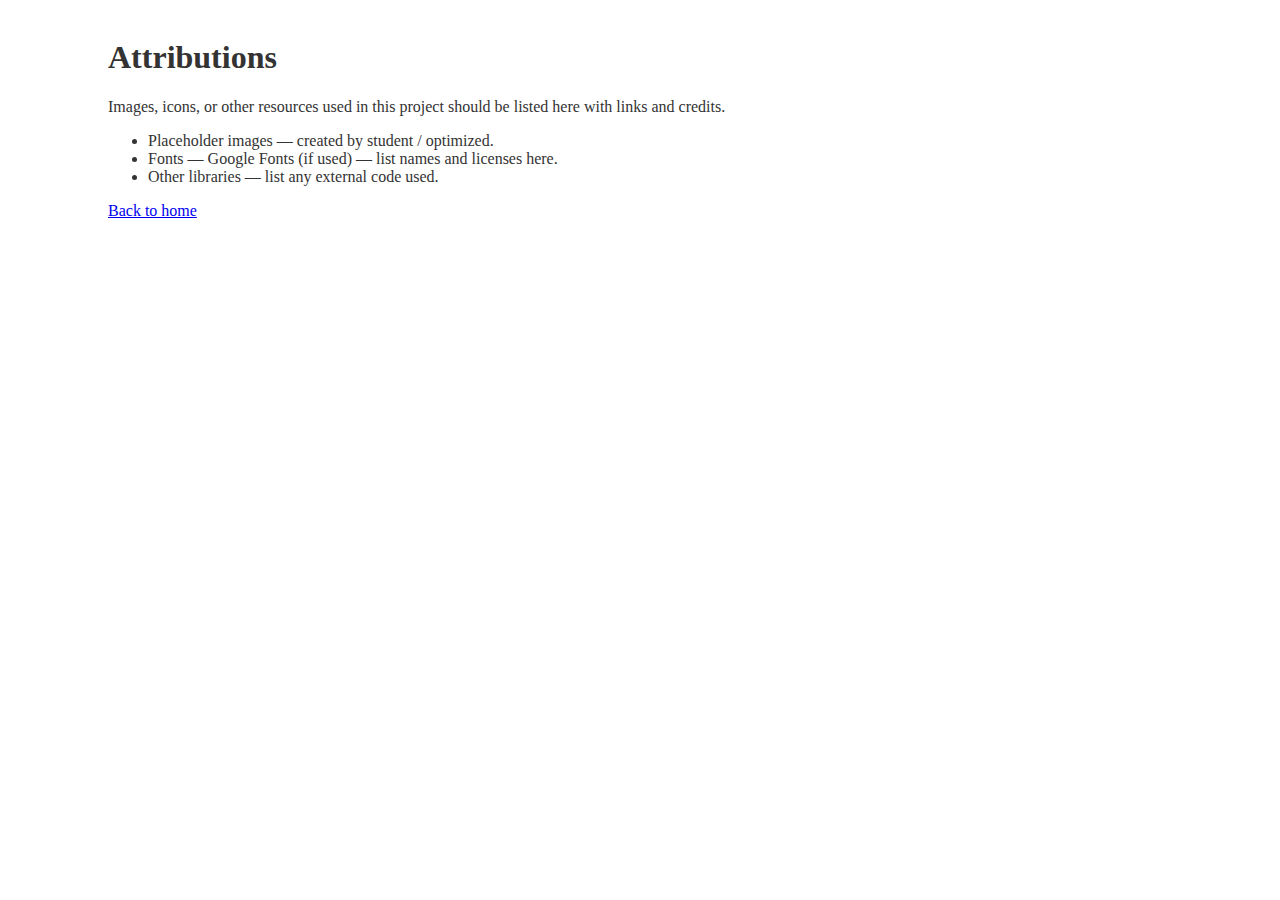
<file: finalproject/attributions.html>
<!doctype html>
<html lang="en">
<head>
  <meta charset="utf-8"/>
  <meta name="viewport" content="width=device-width,initial-scale=1"/>
  <title>Attributions - The High</title>
  <meta name="description" content="Resources and attributions for The High Nigerian Fashion website (final project)."/>
  <link rel="icon" href="images/favicon.ico"/>
  <link rel="stylesheet" href="styles/site.css"/>
</head>
<body>
  <main class="container">
    <h1>Attributions</h1>
    <p>Images, icons, or other resources used in this project should be listed here with links and credits.</p>
    <ul>
      <li>Placeholder images — created by student / optimized.</li>
      <li>Fonts — Google Fonts (if used) — list names and licenses here.</li>
      <li>Other libraries — list any external code used.</li>
    </ul>
    <p><a href="index.html">Back to home</a></p>
  </main>
</body>
</html>
</file>
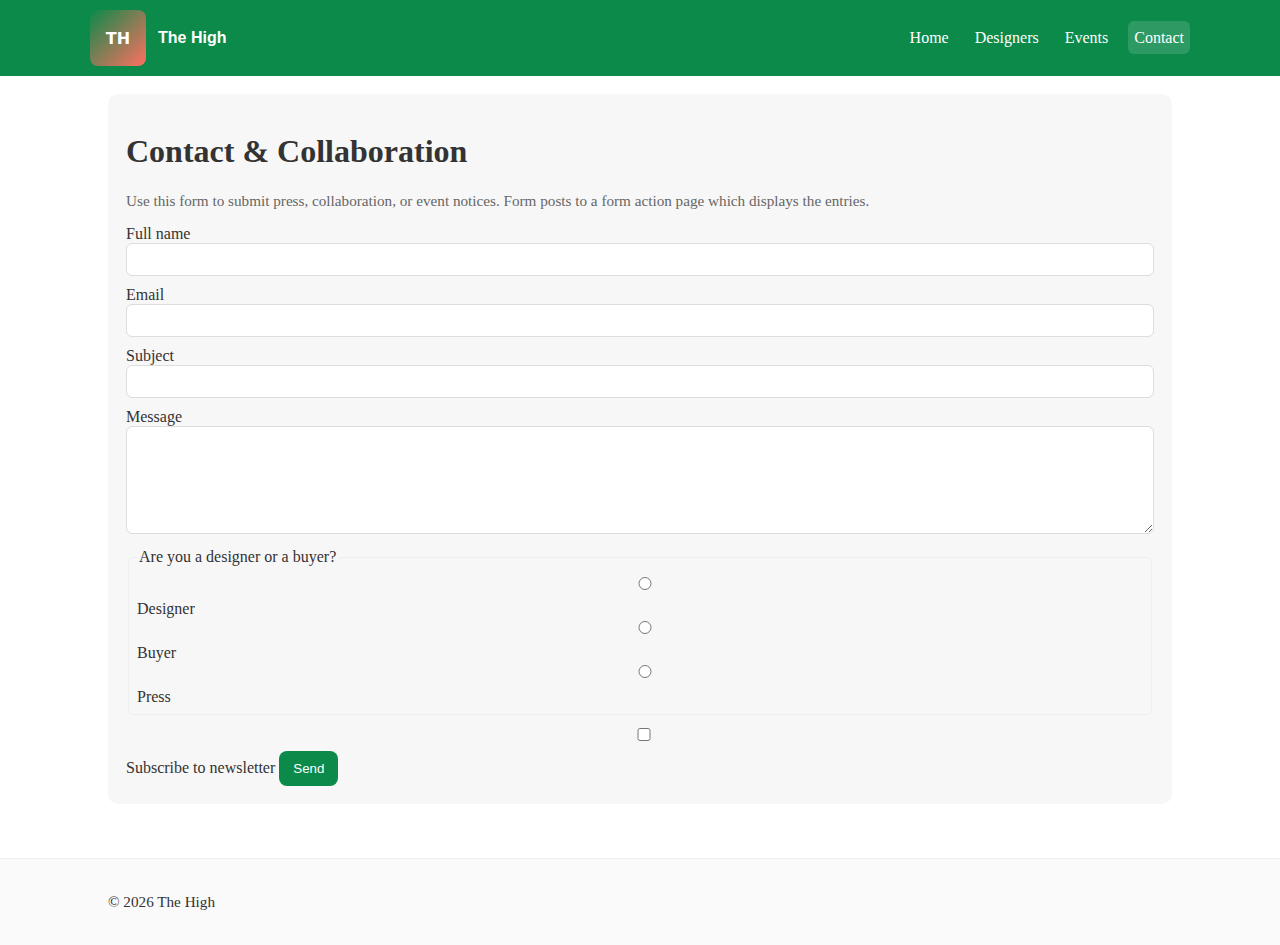
<file: finalproject/contact.html>
<!doctype html>
<html lang="en">
<head>
  <meta charset="utf-8"/>
  <meta name="viewport" content="width=device-width,initial-scale=1"/>
  <title>Contact - The High</title>
  <meta name="description" content="Contact The High | submit collaboration and press inquiries about anything Fashion."/>
  <meta name="author" content="Ijato Precious-jane OKpen"/>

  <!-- Google Fonts -->
  <link rel="preconnect" href="https://fonts.googleapis.com">
  <link rel="preconnect" href="https://fonts.gstatic.com" crossorigin>
  <link href="https://fonts.googleapis.com/css2?family=Poppins:wght@400;700&display=swap" rel="stylesheet">

  <link rel="icon" href="images/favicon.ico"/>
  <link rel="stylesheet" href="styles/site.css"/>
  <link rel="stylesheet" href="styles/components.css"/>
</head>
<body>
  <header class="site-header" role="banner">
    <div class="container header-inner">
      <div class="brand">
        <div class="logo" aria-hidden="true">TH</div>
        <div><a class="brand-title" href="index.html">The High</a></div>
      </div>

      <nav class="main-nav" role="navigation" aria-label="Main navigation">
        <button class="hamburger" aria-label="Open menu" aria-expanded="false">☰</button>
        <ul class="nav-links">
          <li><a href="index.html">Home</a></li>
          <li><a href="designers.html">Designers</a></li>
          <li><a href="events.html">Events</a></li>
          <li><a class="active" href="contact.html">Contact</a></li>
        </ul>
      </nav>
    </div>
  </header>

  <main class="container">
    <section class="section">
      <h1>Contact & Collaboration</h1>
      <p class="note">Use this form to submit press, collaboration, or event notices. Form posts to a form action page which displays the entries.</p>

      <form id="contact-form" action="form-result.html" method="get" class="contact-form" novalidate>
        <label for="name">Full name</label>
        <input id="name" name="name" required>

        <label for="email">Email</label>
        <input id="email" name="email" type="email" required>

        <label for="subject">Subject</label>
        <input id="subject" name="subject" required>

        <label for="message">Message</label>
        <textarea id="message" name="message" rows="6" required></textarea>

        <fieldset>
          <legend>Are you a designer or a buyer?</legend>
          <label><input type="radio" name="type" value="designer" required> Designer</label>
          <label><input type="radio" name="type" value="buyer"> Buyer</label>
          <label><input type="radio" name="type" value="press"> Press</label>
        </fieldset>

        <label for="subscribe"><input id="subscribe" name="subscribe" type="checkbox" value="yes"> Subscribe to newsletter</label>

        <button type="submit">Send</button>
      </form>
    </section>
  </main>

  <footer class="site-footer" role="contentinfo">
    <div class="container footer-inner">
      <div>&copy; <span id="year4"></span> The High</div>
    </div>
  </footer>

  <script type="module" src="scripts/form.js"></script>
</body>
</html>
</file>
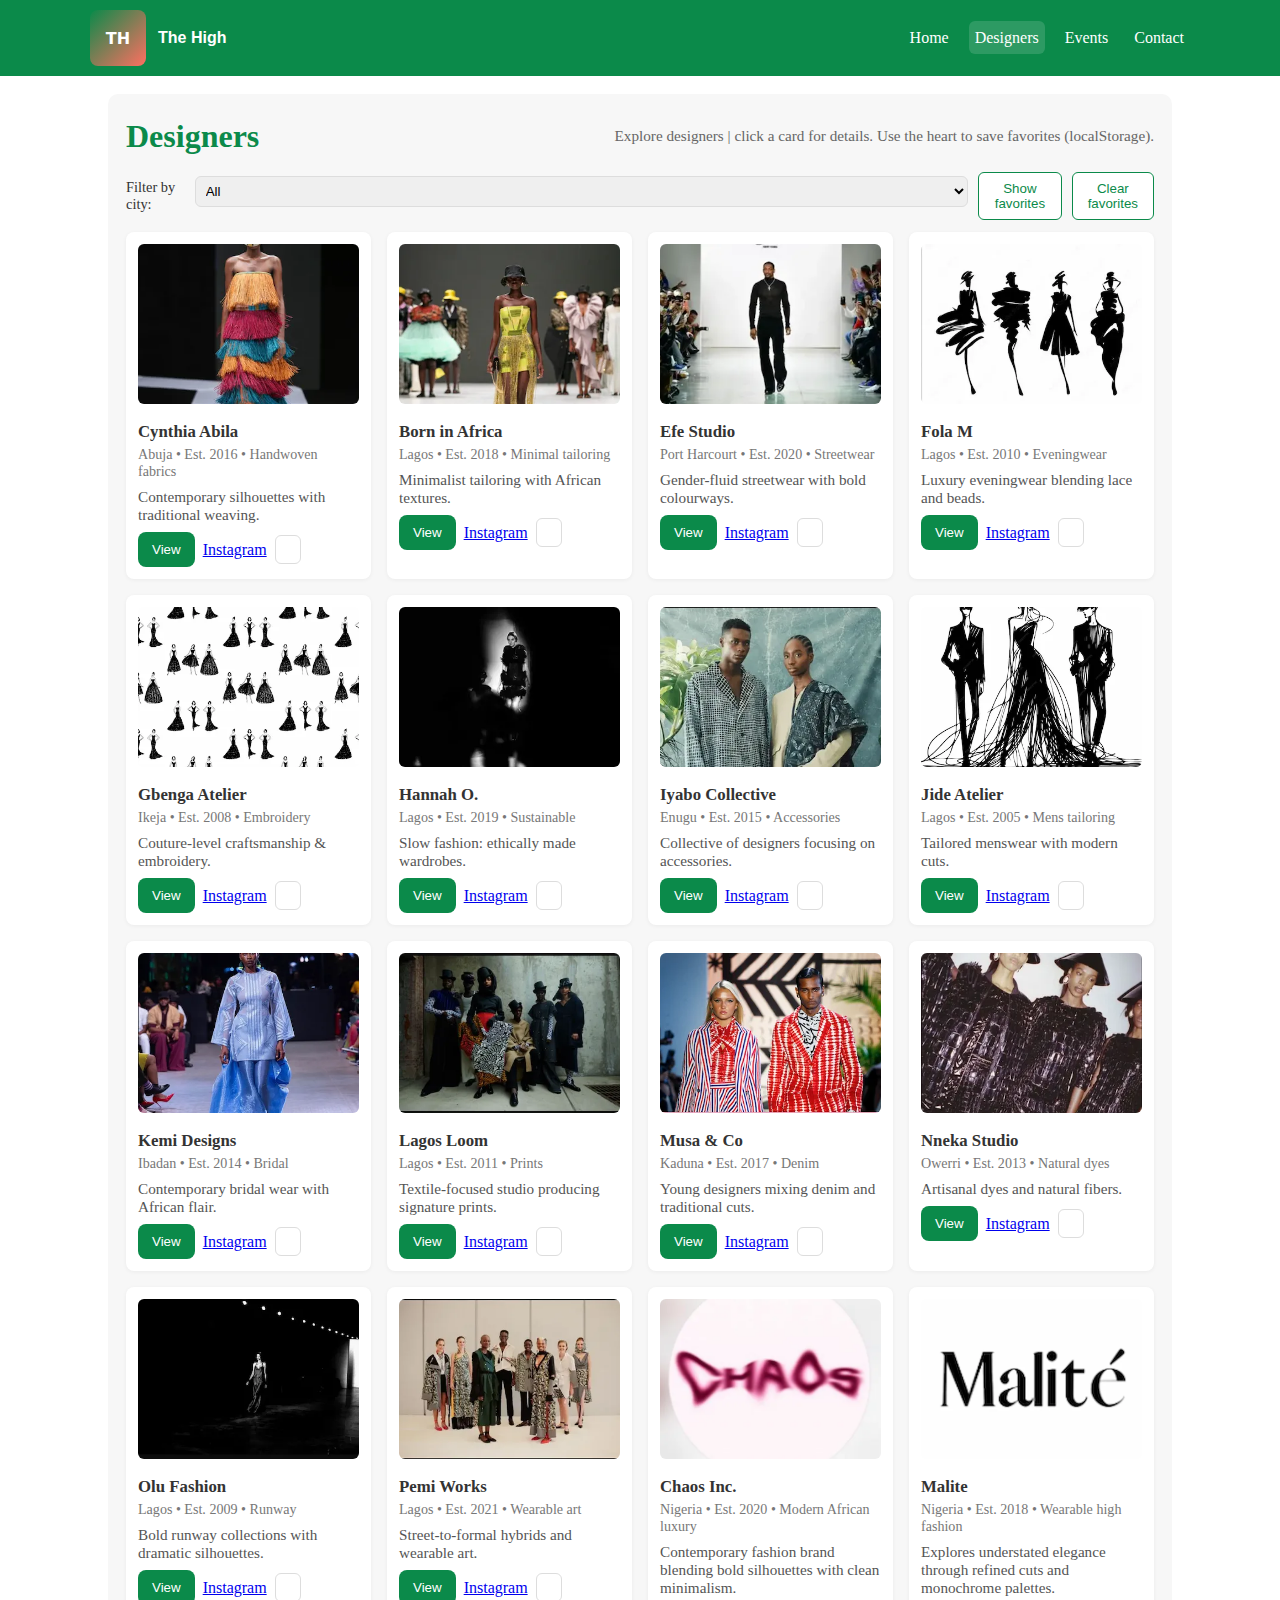
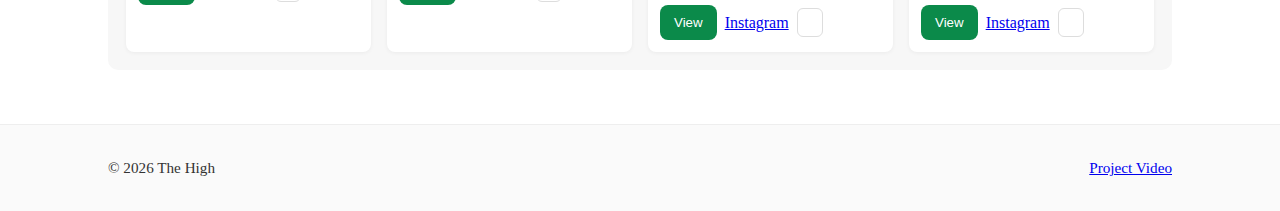
<file: finalproject/designers.html>
<!doctype html>
<html lang="en">
<head>
  <meta charset="utf-8"/>
  <meta name="viewport" content="width=device-width,initial-scale=1"/>
  <title>The High | Designers</title>
  <meta name="description" content="Profiles showcasing wonderful Nigerian fashion designers and their out of the world collections."/>
  <meta name="author" content="Ijato Precious-jane Okpen"/>

  <!-- Google Fonts -->
  <link rel="preconnect" href="https://fonts.googleapis.com">
  <link rel="preconnect" href="https://fonts.gstatic.com" crossorigin>
  <link href="https://fonts.googleapis.com/css2?family=Poppins:wght@400;700&display=swap" rel="stylesheet">

  <link rel="icon" href="images/favicon.ico"/>
  <link rel="stylesheet" href="styles/site.css"/>
  <link rel="stylesheet" href="styles/components.css"/>
</head>
<body>
  <header class="site-header" role="banner">
    <div class="container header-inner">
      <div class="brand">
        <div class="logo" aria-hidden="true">TH</div>
        <div><a class="brand-title" href="index.html">The High</a></div>
      </div>

      <nav class="main-nav" role="navigation" aria-label="Main navigation">
        <button class="hamburger" aria-label="Open menu" aria-expanded="false">☰</button>
        <ul class="nav-links">
          <li><a href="index.html">Home</a></li>
          <li><a class="active" href="designers.html">Designers</a></li>
          <li><a href="events.html">Events</a></li>
          <li><a href="contact.html">Contact</a></li>
        </ul>
      </nav>
    </div>
  </header>

  <main id="main" class="container">
    <section class="section">
      <div class="section-header">
        <h1>Designers</h1>
        <p class="note">Explore designers | click a card for details. Use the heart to save favorites (localStorage).</p>
      </div>

      <div class="controls">
        <label for="filter-country">Filter by city:</label>
        <select id="filter-country" aria-controls="designers-grid">
          <option value="all">All</option>
        </select>
        <button id="show-favorites">Show favorites</button>
        <button id="clear-favorites">Clear favorites</button>
      </div>

      <div id="designers-grid" class="designer-grid" tabindex="0" aria-live="polite">
        <!-- JS injects 15+ designer cards here -->
      </div>
    </section>
  </main>

  <footer class="site-footer" role="contentinfo">
    <div class="container footer-inner">
      <div>&copy; <span id="year2"></span> The High</div>
      <div><a href="https://youtu.be/g3H-vmA411w" target="_blank" rel="noopener">Project Video</a></div>
    </div>
  </footer>

  <div id="modal" class="modal" role="dialog" aria-hidden="true" aria-labelledby="modal-title" aria-describedby="modal-desc"></div>

  <script type="module" src="scripts/designers-page.js"></script>
</body>
</html>
</file>
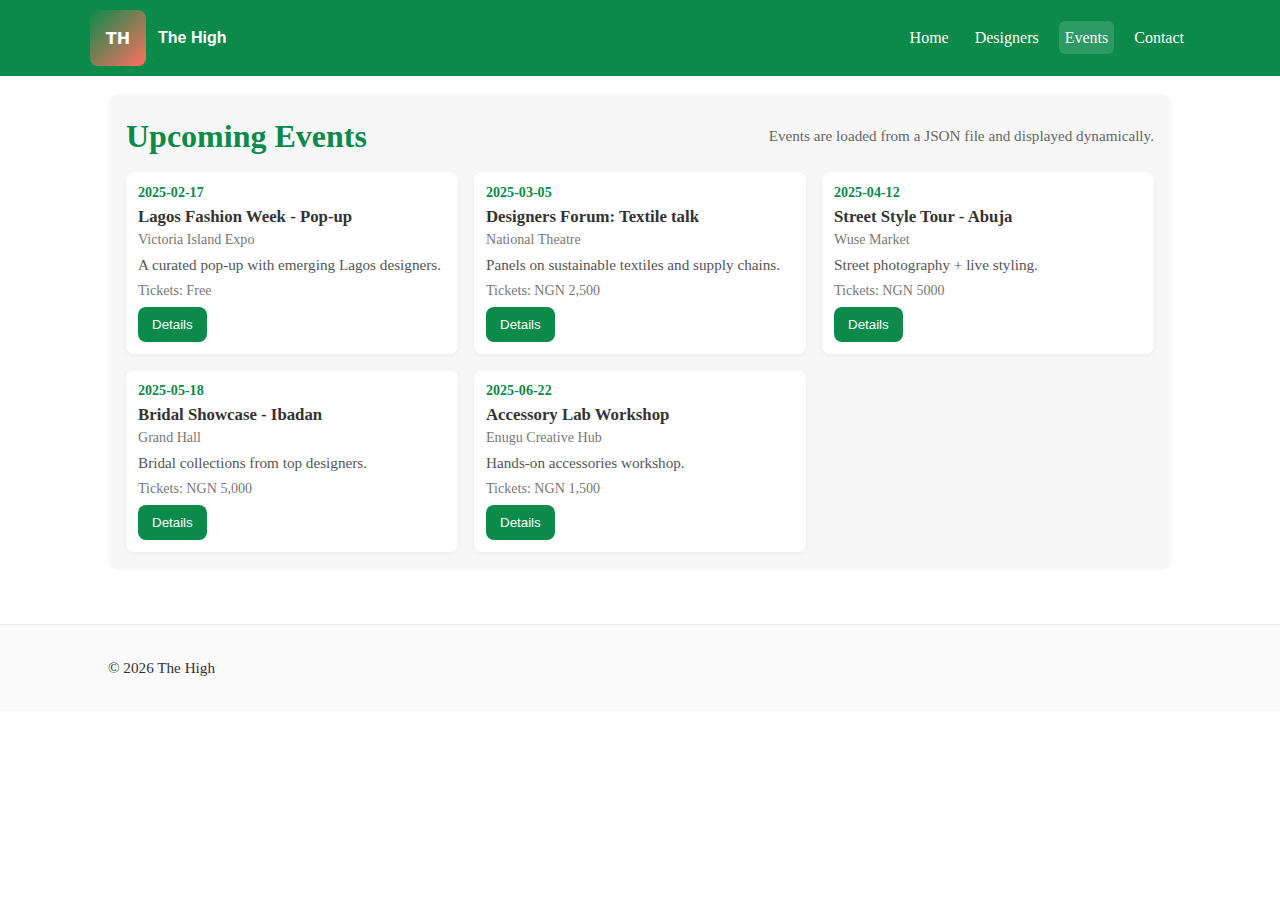
<file: finalproject/events.html>
<!doctype html>
<html lang="en">
<head>
  <meta charset="utf-8"/>
  <meta name="viewport" content="width=device-width,initial-scale=1"/>
  <title>The High - Events</title>
  <meta name="description" content="Upcoming fashion shows and biggest trendylicious events in Nigeria."/>
  <meta name="author" content="Ijato Precious-jane Okpen"/>

  <!-- Google Fonts -->
  <link rel="preconnect" href="https://fonts.googleapis.com">
  <link rel="preconnect" href="https://fonts.gstatic.com" crossorigin>
  <link href="https://fonts.googleapis.com/css2?family=Poppins:wght@400;700&display=swap" rel="stylesheet">

  <link rel="icon" href="images/favicon.ico"/>
  <link rel="stylesheet" href="styles/site.css"/>
  <link rel="stylesheet" href="styles/components.css"/>
</head>
<body>
  <header class="site-header" role="banner">
    <div class="container header-inner">
      <div class="brand">
        <div class="logo" aria-hidden="true">TH</div>
        <div><a class="brand-title" href="index.html">The High</a></div>
      </div>

      <nav class="main-nav" role="navigation" aria-label="Main navigation">
        <button class="hamburger" aria-label="Open menu" aria-expanded="false">☰</button>
        <ul class="nav-links">
          <li><a href="index.html">Home</a></li>
          <li><a href="designers.html">Designers</a></li>
          <li><a class="active" href="events.html">Events</a></li>
          <li><a href="contact.html">Contact</a></li>
        </ul>
      </nav>
    </div>
  </header>

  <main id="main" class="container">
    <section class="section">
      <div class="section-header">
        <h1>Upcoming Events</h1>
        <p class="note">Events are loaded from a JSON file and displayed dynamically.</p>
      </div>

      <div id="events-grid" class="events-grid" aria-live="polite">
        <!-- JS injects events here -->
      </div>
    </section>
  </main>

  <footer class="site-footer" role="contentinfo">
    <div class="container footer-inner">
      <div>&copy; <span id="year3"></span> The High</div>
    </div>
  </footer>

  <div id="modal" class="modal" role="dialog" aria-hidden="true" aria-labelledby="modal-title" aria-describedby="modal-desc"></div>

  <script type="module" src="scripts/events-page.js"></script>
</body>
</html>
</file>
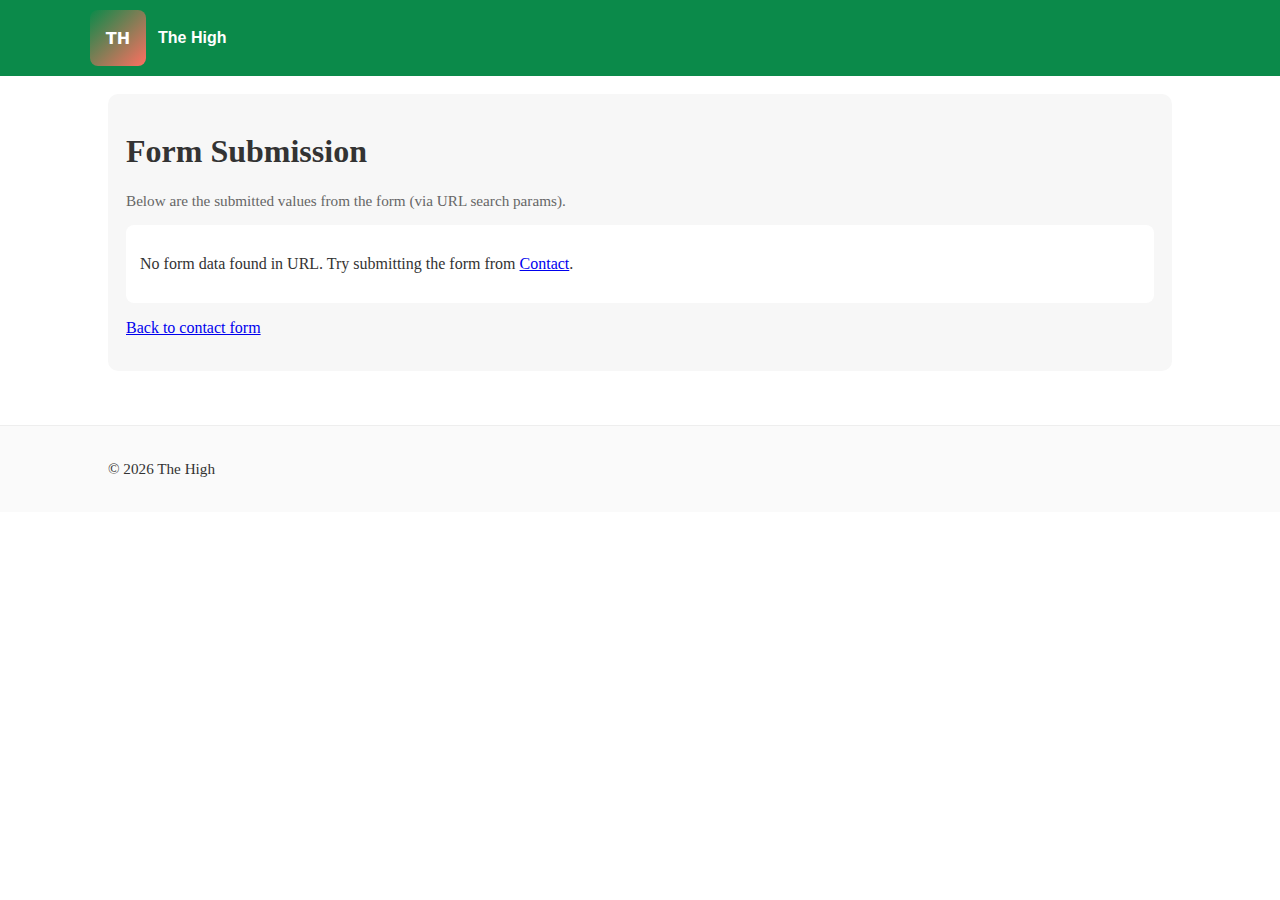
<file: finalproject/form-result.html>
<!doctype html>
<html lang="en">
<head>
  <meta charset="utf-8"/>
  <meta name="viewport" content="width=device-width,initial-scale=1"/>
  <title>Form Submission - The High</title>
  <meta name="description" content="Form submission results."/>

  <!-- Google Fonts -->
  <link rel="preconnect" href="https://fonts.googleapis.com">
  <link rel="preconnect" href="https://fonts.gstatic.com" crossorigin>
  <link href="https://fonts.googleapis.com/css2?family=Poppins:wght@400;700&display=swap" rel="stylesheet">

  <link rel="icon" href="images/favicon.ico"/>
  <link rel="stylesheet" href="styles/site.css"/>
  <link rel="stylesheet" href="styles/components.css"/>
</head>
<body>
  <header class="site-header">
    <div class="container header-inner">
      <div class="brand">
        <div class="logo">TH</div>
        <div><a class="brand-title" href="index.html">The High</a></div>
      </div>
    </div>
  </header>

  <main class="container">
    <section class="section">
      <h1>Form Submission</h1>
      <p class="note">Below are the submitted values from the form (via URL search params).</p>
      <div id="form-results" class="form-results"></div>
      <p><a href="contact.html">Back to contact form</a></p>
    </section>
  </main>

  <footer class="site-footer">
    <div class="container footer-inner">
      <div>&copy; <span id="year5"></span> The High</div>
    </div>
  </footer>

  <script type="module" src="scripts/form-result.js"></script>
</body>
</html>
</file>
<file: styles/small.css>
:root {
  --accent: #ff4eb5c6;
  --bg: #f9f9f9;
  --border: #ddd;
}

body {
  font-family: 'Poppins', sans-serif;
  margin: 0;
  background-color: var(--bg);
  color: #333;
  line-height: 1.6;
}

header {
  background-color: var(--accent);
  color: white;
  display: flex;
  justify-content: space-between;
  align-items: center;
  padding: 0.8rem 1rem;
}

header .site-name {
  font-weight: bold;
  font-size: 1.2rem;
}

#menu {
  background: none;
  border: none;
  font-size: 1.5rem;
  color: white;
}

nav {
  display: none;
  flex-direction: column;
  background-color: #0057b370;
}

nav a {
  color: white;
  padding: 0.7rem;
  text-decoration: none;
  border-top: 1px solid rgba(255, 255, 255, 0.2);
}

nav a.active {
  background-color: #003d80;
}

nav.show {
  display: flex;
}

/* Main content */
main {
  padding: 1rem;
}

h1, h2 {
  color: #222;
}

.button-group {
  margin: 1rem 0;
  display: flex;
  gap: 0.5rem;
  flex-wrap: wrap;
}

.filter-btn {
  padding: 0.5rem 1rem;
  border: 1px solid var(--accent);
  background-color: white;
  color: var(--accent);
  border-radius: 8px;
  cursor: pointer;
}

.filter-btn.active {
  background-color: var(--accent);
  color: white;
}

/* Course cards */
.course-card {
  border: 1px solid var(--border);
  border-radius: 10px;
  background-color: white;
  padding: 1rem;
  margin: 0.5rem 0;
  box-shadow: 0 2px 4px rgba(0,0,0,0.05);
}

.course-card.completed {
  border-left: 5px solid #08b90d;
}

.course-card.in-progress {
  border-left: 5px solid #ffc10773;
  background-color: #fffbe6;
}

footer {
  text-align: center;
  padding: 1rem;
  font-size: 0.9rem;
  color: #555;
}

footer .social a {
  color: var(--accent);
  text-decoration: none;
}
</file>
<file: styles/large.css>
@media (min-width: 768px) {
  header {
    justify-content: flex-start;
    gap: 1rem;
  }

  #menu {
    display: none;
  }

  nav {
    display: flex !important;
    flex-direction: row;
    background: none;
  }

  nav a {
    border: none;
    padding: 0.5rem 1rem;
  }

  main {
    max-width: 1000px;
    margin: auto;
    padding: 2rem;
  }

  .button-group {
    justify-content: center;
  }

  #coursesContainer {
    display: grid;
    grid-template-columns: repeat(auto-fit, minmax(280px, 1fr));
    gap: 1rem;
  }

  footer {
    display: flex;
    flex-direction: column;
    align-items: center;
  }
}
</file>
<file: chamber/styles/style.css>
:root {
  --accent: #fb94d0ce;
  --bg: #f9f9f9;
  --border: #ddd;
}

body {
  font-family: 'Poppins', sans-serif;
  margin: 0;
  background-color: var(--bg);
  color: #333;
  line-height: 1.6;
}

/* Header and Footer pink */
header, footer {
  display: flex;
  justify-content: center;
  align-items: center;
  background-color: var(--accent);
  color: rgb(11, 8, 8);
  text-align: center;
  padding: 1rem;
}

h1, h2 {
  text-align: center;
}

/* Directory layout */
.directory {
  display: grid;
  grid-template-columns: repeat(auto-fit, minmax(250px, 1fr));
  gap: 1rem;
  padding: 1rem;
}

/* Business card */
.business-card {
  background: white;
  border-radius: 10px;
  padding: 1rem;
  box-shadow: 0 0 10px rgba(0,0,0,0.1);
  text-align: center;
}

/* Grid/List toggle */
.directory.list-view {
  display: flex;
  flex-direction: column;
}

.directory.list-view .business-card {
  display: flex;
  flex-direction: column;
  align-items: flex-start;
  text-align: left;
  gap: 0.5rem;
}

@media (min-width: 600px) {
  .directory.list-view .business-card {
    flex-direction: row;
    justify-content: space-between;
  }

  .directory.list-view .business-card > div {
    flex: 1;
  }
}

/* Buttons */
.button-group {
  display: flex;
  justify-content: center;
  gap: 0.5rem;
  margin: 1rem 0;
}

.filter-btn {
  padding: 0.5rem 1rem;
  border: 1px solid var(--accent);
  background-color: white;
  color: var(--accent);
  border-radius: 8px;
  cursor: pointer;
}

.filter-btn.active {
  background-color: var(--accent);
  color: white;
}
</file>
<file: finalproject/styles/site.css>
/* site.css - core layout and typography */
:root{
  --primary:#0B8A4A;
  --accent:#FF6F61;
  --bg:#ffffff;
  --muted:#333333;
  --card:#f7f7f7;
  --max-width:1100px;
}

*{box-sizing:border-box}
html,body{height:100%;margin:0;font-family: "Lora", Georgia, serif;background:var(--bg);color:var(--muted);-webkit-font-smoothing:antialiased}
.container{max-width:var(--max-width);margin:0 auto;padding:18px}

/* Header */
.site-header{background:var(--primary);color:#fff}
.header-inner{display:flex;align-items:center;justify-content:space-between;padding:10px 0}
.brand{display:flex;gap:12px;align-items:center}
.logo{width:56px;height:56px;border-radius:8px;background:linear-gradient(135deg,var(--primary),var(--accent));display:flex;align-items:center;justify-content:center;font-weight:800;color:#fff;font-family: "Montserrat", system-ui, sans-serif}
.brand-title{color:#fff;font-weight:700;text-decoration:none;font-family: "Montserrat", sans-serif}
.brand-sub{font-size:0.85rem;color:rgba(255,255,255,0.85)}

.main-nav{position:relative}
.nav-links{list-style:none;display:flex;gap:14px;margin:0;padding:0;align-items:center}
.nav-links a{color:#fff;text-decoration:none;padding:8px 6px;border-radius:6px}
.nav-links a:hover,.nav-links a:focus{background:rgba(255,255,255,0.08);outline:none}
.nav-links a.active{background:rgba(255,255,255,0.14)}

/* Hamburger for mobile */
.hamburger{display:none;background:none;border:0;color:#fff;font-size:20px;padding:8px}

/* Hero */
.hero{padding:36px;border-radius:8px;margin:18px 0;background:linear-gradient(180deg,var(--accent),#ff9c87);color:#fff;text-align:center}
.hero .lead{max-width:760px;margin:12px auto 0}

/* Sections */
.section{background:var(--card);padding:18px;border-radius:10px;margin-bottom:18px}
.section-header{display:flex;justify-content:space-between;align-items:center;gap:12px;margin-bottom:12px}
.section-header h2, .section-header h1{margin:0;color:var(--primary)}
.note{color:#666;font-size:0.95rem}

/* Grids */
.designer-grid{display:grid;grid-template-columns:repeat(auto-fit,minmax(220px,1fr));gap:16px}
.events-grid{display:grid;grid-template-columns:repeat(auto-fit,minmax(260px,1fr));gap:16px}
.events-list{display:flex;flex-direction:column;gap:10px}

/* Card styles */
.card{background:#fff;border-radius:8px;padding:12px;box-shadow:0 1px 4px rgba(0,0,0,0.05);}
.card img{width:100%;height:160px;object-fit:cover;border-radius:6px;margin-bottom:8px}
.card h3{margin:6px 0 4px;font-size:1.05rem}
.card p{margin:0 0 8px;color:#555;font-size:0.95rem}
.card .meta{font-size:0.85rem;color:#888}

/* Controls */
.controls{display:flex;gap:10px;align-items:center;margin-bottom:12px}
.controls label{font-size:0.9rem}
.controls select{padding:6px}

/* Footer */
.site-footer{background:#fafafa;padding:16px;margin-top:18px;border-top:1px solid #eee}
.footer-inner{display:flex;justify-content:space-between;gap:12px;align-items:center;font-size:0.95rem}

/* Utility */
.visually-hidden{position:absolute!important;height:1px;width:1px;overflow:hidden;clip:rect(1px,1px,1px,1px);white-space:nowrap}

/* Modal (base) */
.modal{display:none;position:fixed;inset:0;align-items:center;justify-content:center;padding:24px;background:rgba(0,0,0,0.5);z-index:1000}
.modal .modal-card{background:#fff;padding:18px;border-radius:10px;max-width:720px;width:100%;max-height:90vh;overflow:auto}
.modal .close{float:right;border:0;background:none;font-size:20px}

/* Buttons / forms */
button, input[type="submit"]{background:var(--primary);color:#fff;border:0;padding:10px 14px;border-radius:8px;cursor:pointer}
button:disabled{opacity:0.6;cursor:not-allowed}
input, textarea, select{padding:8px;border-radius:6px;border:1px solid #ddd;width:100%;margin-bottom:10px}
fieldset{border:1px solid #eee;padding:8px;border-radius:6px;margin-bottom:10px}

/* small screens */
@media (max-width:800px){
  .header-inner{flex-direction:row;gap:10px}
  .nav-links{display:none;position:absolute;right:8px;top:60px;flex-direction:column;background:var(--primary);padding:10px;border-radius:8px}
  .nav-links.show{display:flex}
  .hamburger{display:block}
}
</file>
<file: finalproject/styles/components.css>
/* components.css - small components */

.designer-card .meta,.events-card .meta{color:#777;font-size:0.88rem}
.designer-card .actions{display:flex;gap:8px;margin-top:8px;align-items:center}
.favorite-btn{background:none;border:1px solid #ddd;padding:6px;border-radius:6px;cursor:pointer}
.favorite-btn.is-fav{border-color:var(--accent);color:var(--accent)}
.see-more{margin-top:8px}
.form-results{background:#fff;padding:14px;border-radius:8px}
.controls button{background:#fff;color:var(--primary);border:1px solid var(--primary);padding:8px;border-radius:6px}
.controls button:hover{background:var(--primary);color:#fff}
.events-card .date{font-weight:700;color:var(--primary)}
</file>
<file: chamber/style.css>
body {
  font-family: Arial, sans-serif;
  margin: 0;
  background-color: #f8f9fa;
  color: #333;
}

header, footer {
  background-color: #ff4eb5c6;
  color: rgb(11, 8, 8);
  text-align: center;
  padding: 1rem;
}

h1, h2 {
  text-align: center;
}

.directory {
  display: grid;
  grid-template-columns: repeat(auto-fit, minmax(250px, 1fr));
  gap: 1rem;
  padding: 1rem;
}

.business-card {
  background: white;
  border-radius: 10px;
  padding: 1rem;
  box-shadow: 0 0 10px rgba(0,0,0,0.1);
  text-align: center;
}

.business-card img {
  width: 100px;
  height: 100px;
  object-fit: cover;
  border-radius: 50%;
}
</file>
